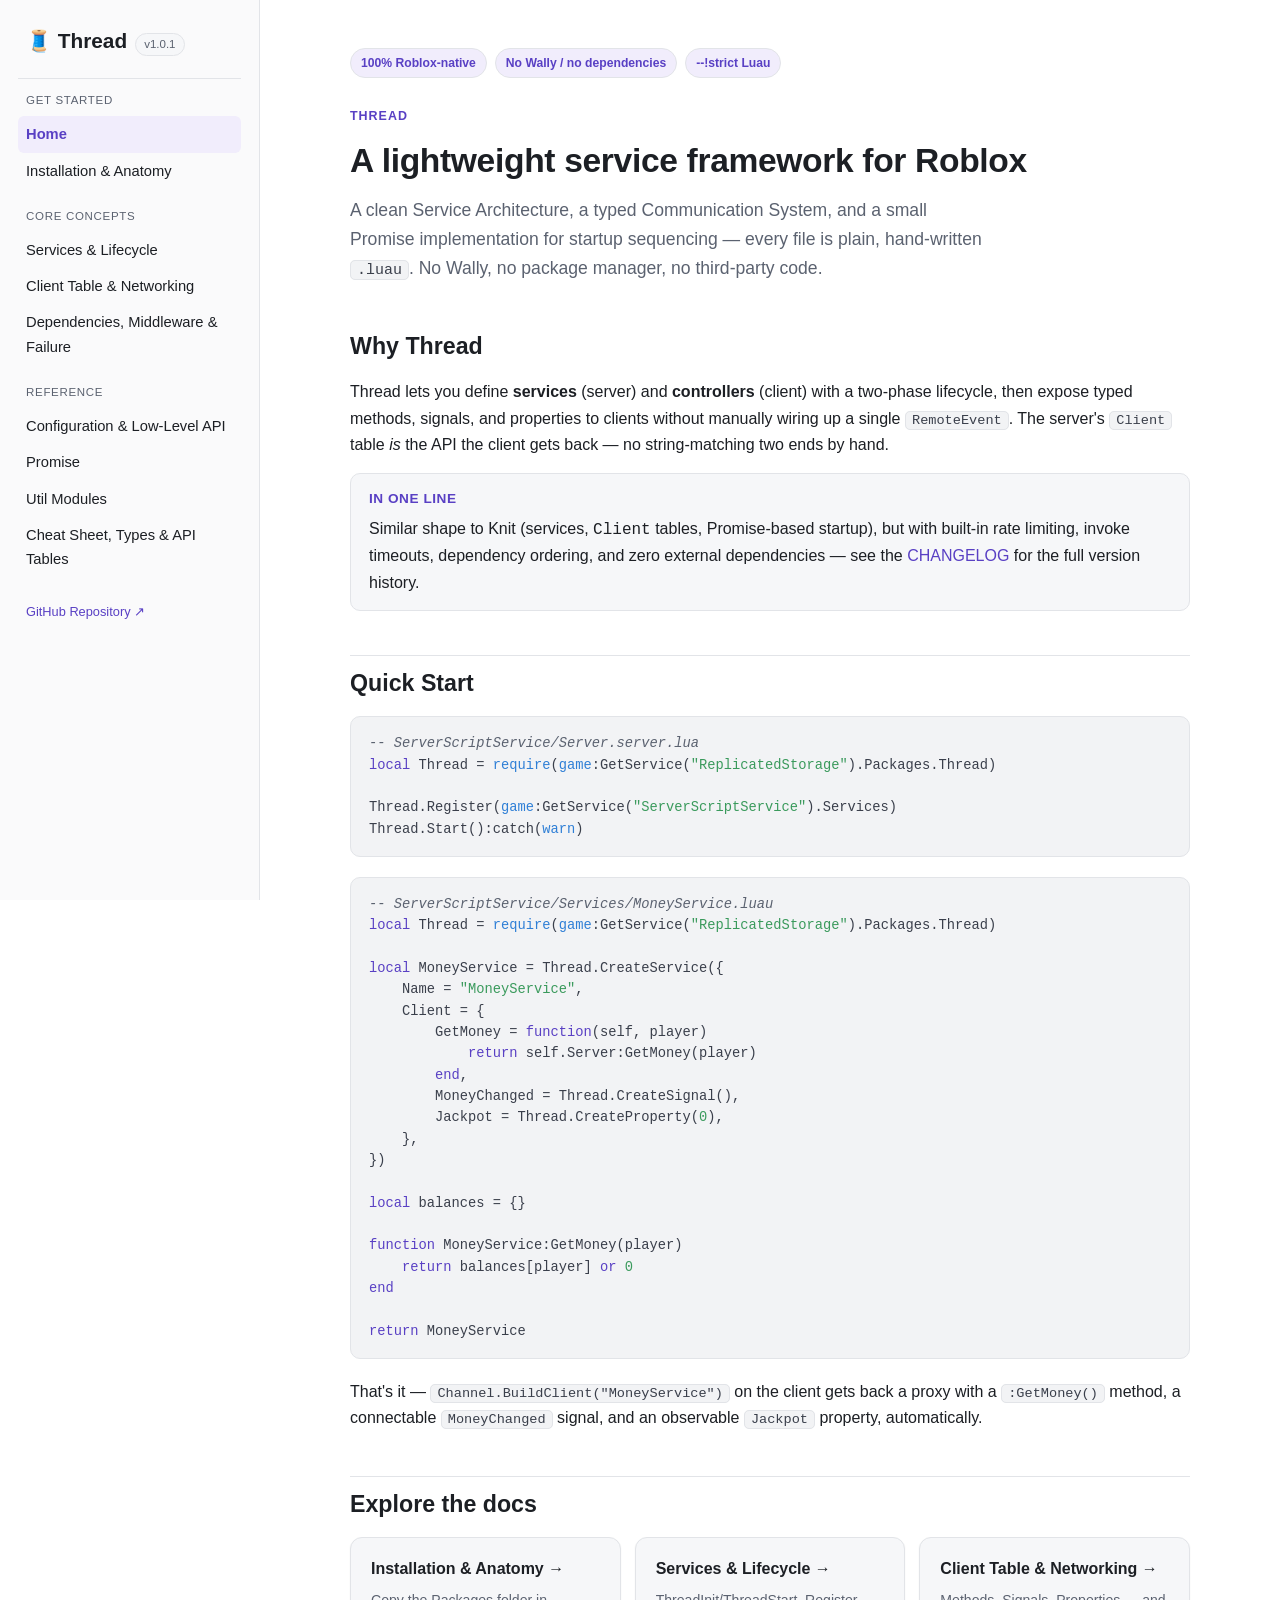
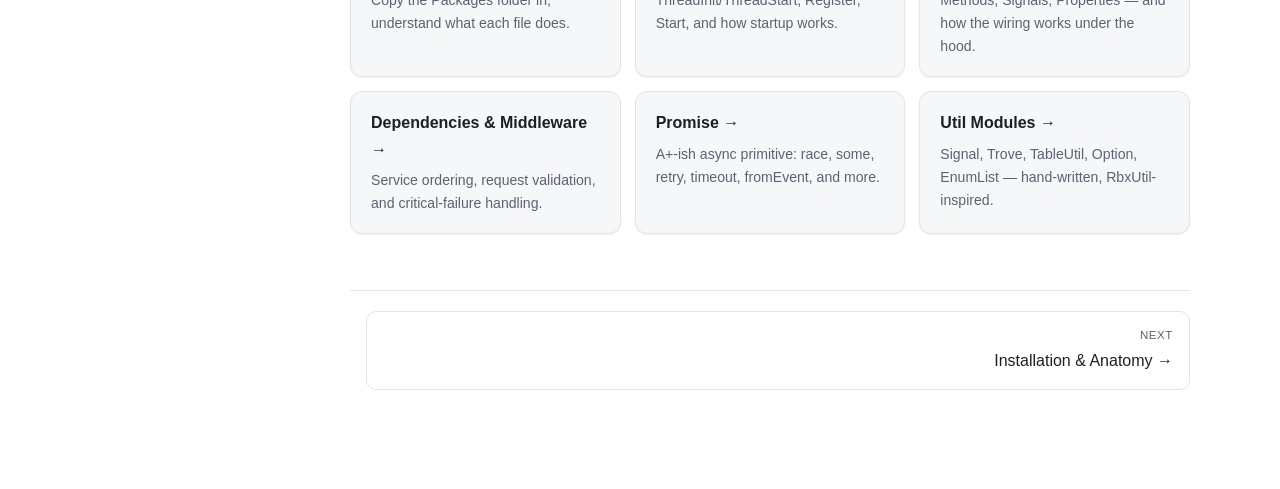
<file: docs/index.html>
<!doctype html>
<html lang="en">
<head>
<meta charset="utf-8">
<meta name="viewport" content="width=device-width, initial-scale=1">
<title>Thread — a lightweight Roblox service framework</title>
<meta name="description" content="Thread is a lightweight, dependency-free Roblox framework for services, typed networking, and Promises.">
<link rel="icon" href="data:image/svg+xml,<svg xmlns=%22http://www.w3.org/2000/svg%22 viewBox=%220 0 100 100%22><text y=%22.9em%22 font-size=%2290%22>🧵</text></svg>">
<link rel="stylesheet" href="assets/style.css">
</head>
<body>
<div class="layout">

<button class="menu-toggle" aria-expanded="false" aria-label="Toggle navigation menu">☰ Menu</button>

<nav class="sidebar">
	<div class="sidebar-brand">
		<span class="logo">🧵 Thread</span>
		<span class="version">v1.0.1</span>
	</div>

	<div class="nav-group">
		<div class="nav-group-title">Get Started</div>
		<a href="index.html" class="active">Home</a>
		<a href="installation.html">Installation &amp; Anatomy</a>
	</div>

	<div class="nav-group">
		<div class="nav-group-title">Core Concepts</div>
		<a href="services.html">Services &amp; Lifecycle</a>
		<a href="client-table.html">Client Table &amp; Networking</a>
		<a href="dependencies-middleware.html">Dependencies, Middleware &amp; Failure</a>
	</div>

	<div class="nav-group">
		<div class="nav-group-title">Reference</div>
		<a href="configuration.html">Configuration &amp; Low-Level API</a>
		<a href="promise.html">Promise</a>
		<a href="utilities.html">Util Modules</a>
		<a href="reference.html">Cheat Sheet, Types &amp; API Tables</a>
	</div>

	<div class="sidebar-footer">
		<a href="https://github.com/realthonik/Thread" target="_blank" rel="noopener">GitHub Repository ↗</a>
	</div>
</nav>

<div class="sidebar-backdrop"></div>

<main>
<div class="content">

	<div class="badges">
		<span class="badge">100% Roblox-native</span>
		<span class="badge">No Wally / no dependencies</span>
		<span class="badge">--!strict Luau</span>
	</div>

	<div class="eyebrow">Thread</div>
	<h1>A lightweight service framework for Roblox</h1>
	<p class="lede">
		A clean Service Architecture, a typed Communication System, and a small Promise
		implementation for startup sequencing — every file is plain, hand-written
		<code>.luau</code>. No Wally, no package manager, no third-party code.
	</p>

	<h2>Why Thread</h2>
	<p>
		Thread lets you define <strong>services</strong> (server) and <strong>controllers</strong>
		(client) with a two-phase lifecycle, then expose typed methods, signals, and
		properties to clients without manually wiring up a single <code>RemoteEvent</code>.
		The server's <code>Client</code> table <em>is</em> the API the client gets back —
		no string-matching two ends by hand.
	</p>

	<div class="callout">
		<div class="callout-title">In one line</div>
		Similar shape to Knit (services, <code>Client</code> tables, Promise-based startup),
		but with built-in rate limiting, invoke timeouts, dependency ordering, and zero
		external dependencies — see the
		<a href="https://github.com/realthonik/Thread/blob/main/CHANGELOG.md" target="_blank" rel="noopener">CHANGELOG</a>
		for the full version history.
	</div>

	<h2>Quick Start</h2>
	<pre><code><span class="tok-comment">-- ServerScriptService/Server.server.lua</span>
<span class="tok-keyword">local</span> Thread = <span class="tok-func">require</span>(<span class="tok-func">game</span>:GetService(<span class="tok-string">"ReplicatedStorage"</span>).Packages.Thread)

Thread.Register(<span class="tok-func">game</span>:GetService(<span class="tok-string">"ServerScriptService"</span>).Services)
Thread.Start():catch(<span class="tok-func">warn</span>)</code></pre>

<pre><code><span class="tok-comment">-- ServerScriptService/Services/MoneyService.luau</span>
<span class="tok-keyword">local</span> Thread = <span class="tok-func">require</span>(<span class="tok-func">game</span>:GetService(<span class="tok-string">"ReplicatedStorage"</span>).Packages.Thread)

<span class="tok-keyword">local</span> MoneyService = Thread.CreateService({
    Name = <span class="tok-string">"MoneyService"</span>,
    Client = {
        GetMoney = <span class="tok-keyword">function</span>(self, player)
            <span class="tok-keyword">return</span> self.Server:GetMoney(player)
        <span class="tok-keyword">end</span>,
        MoneyChanged = Thread.CreateSignal(),
        Jackpot = Thread.CreateProperty(<span class="tok-string">0</span>),
    },
})

<span class="tok-keyword">local</span> balances = {}

<span class="tok-keyword">function</span> MoneyService:GetMoney(player)
    <span class="tok-keyword">return</span> balances[player] <span class="tok-keyword">or</span> <span class="tok-string">0</span>
<span class="tok-keyword">end</span>

<span class="tok-keyword">return</span> MoneyService</code></pre>

	<p>
		That's it — <code>Channel.BuildClient("MoneyService")</code> on the client gets back
		a proxy with a <code>:GetMoney()</code> method, a connectable <code>MoneyChanged</code>
		signal, and an observable <code>Jackpot</code> property, automatically.
	</p>

	<h2>Explore the docs</h2>
	<div class="card-grid">
		<a class="card" href="installation.html">
			<div class="card-title">Installation &amp; Anatomy →</div>
			<p class="card-desc">Copy the Packages folder in, understand what each file does.</p>
		</a>
		<a class="card" href="services.html">
			<div class="card-title">Services &amp; Lifecycle →</div>
			<p class="card-desc">ThreadInit/ThreadStart, Register, Start, and how startup works.</p>
		</a>
		<a class="card" href="client-table.html">
			<div class="card-title">Client Table &amp; Networking →</div>
			<p class="card-desc">Methods, Signals, Properties — and how the wiring works under the hood.</p>
		</a>
		<a class="card" href="dependencies-middleware.html">
			<div class="card-title">Dependencies &amp; Middleware →</div>
			<p class="card-desc">Service ordering, request validation, and critical-failure handling.</p>
		</a>
		<a class="card" href="promise.html">
			<div class="card-title">Promise →</div>
			<p class="card-desc">A+-ish async primitive: race, some, retry, timeout, fromEvent, and more.</p>
		</a>
		<a class="card" href="utilities.html">
			<div class="card-title">Util Modules →</div>
			<p class="card-desc">Signal, Trove, TableUtil, Option, EnumList — hand-written, RbxUtil-inspired.</p>
		</a>
	</div>

	<div class="page-nav">
		<span></span>
		<a class="next" href="installation.html">
			<span class="dir">Next</span>
			Installation &amp; Anatomy →
		</a>
	</div>

</div>
</main>
</div>
<script src="assets/main.js"></script>
</body>
</html>
</file>
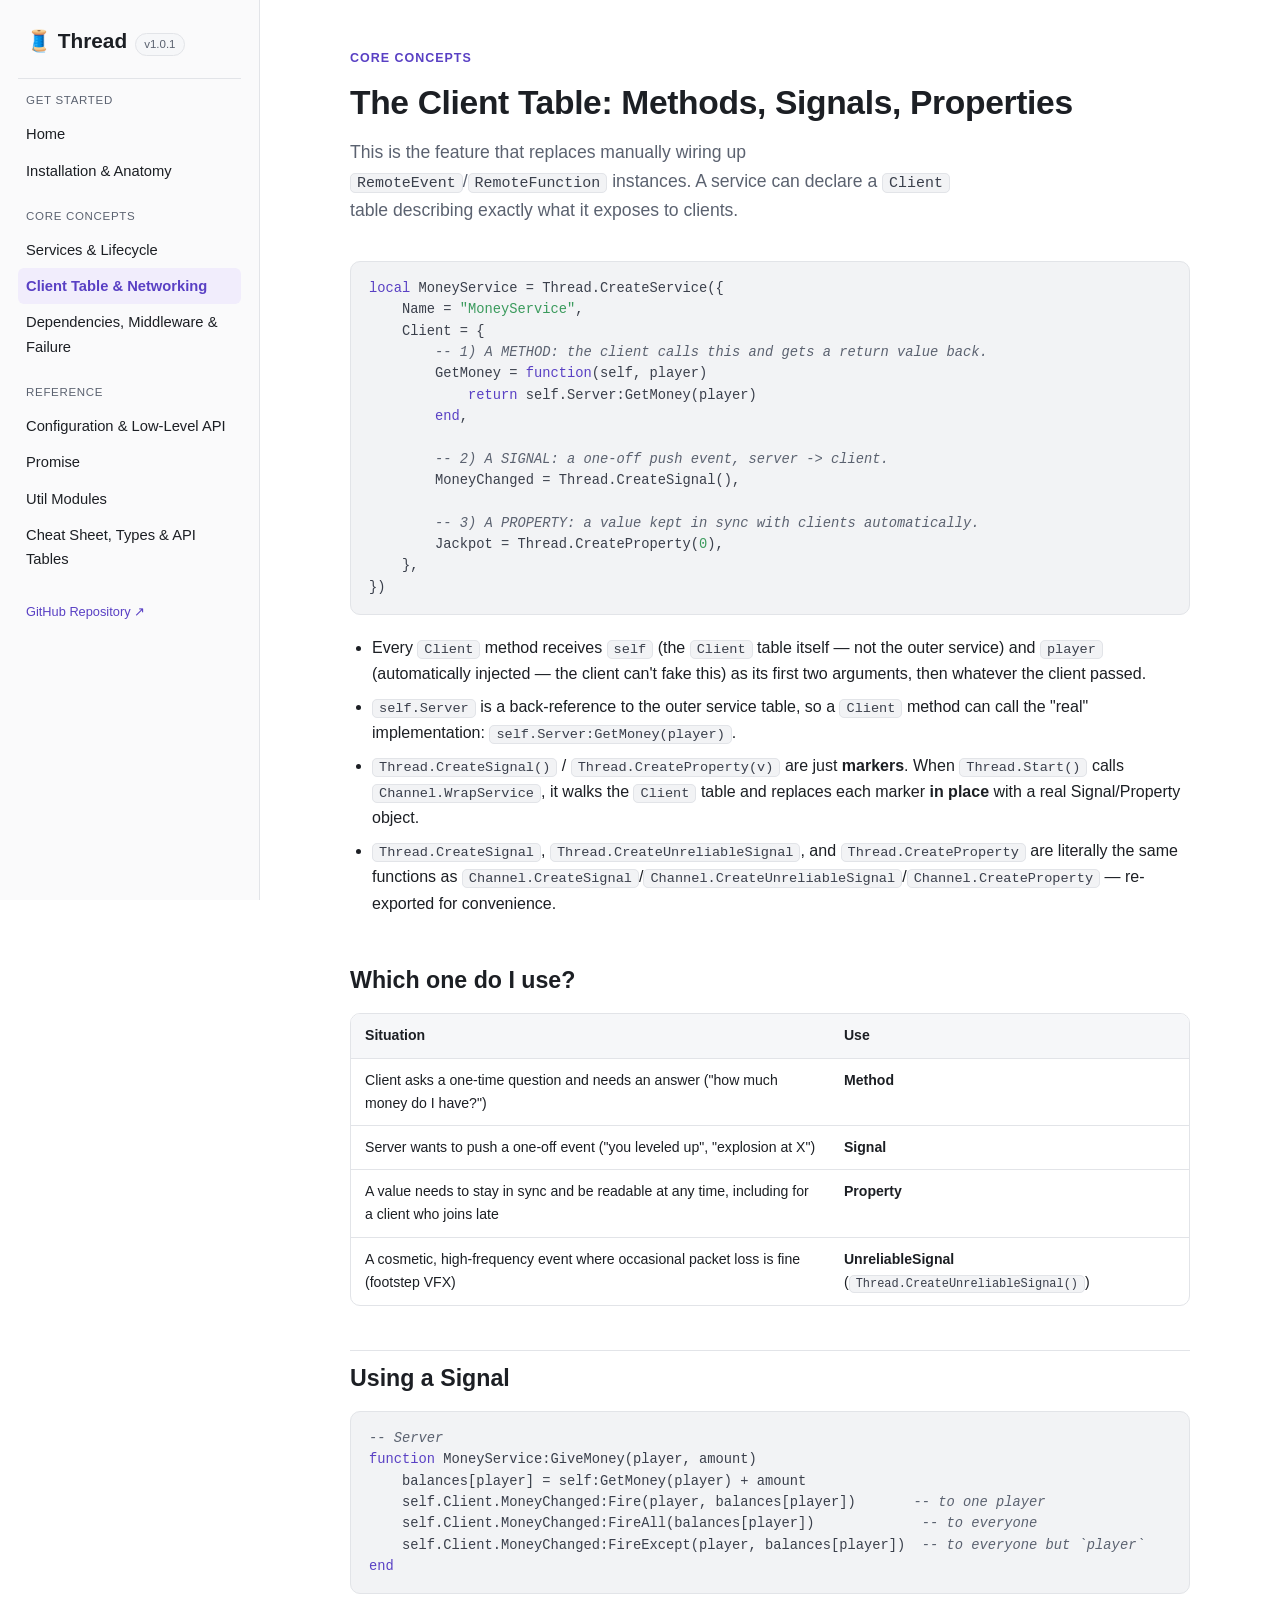
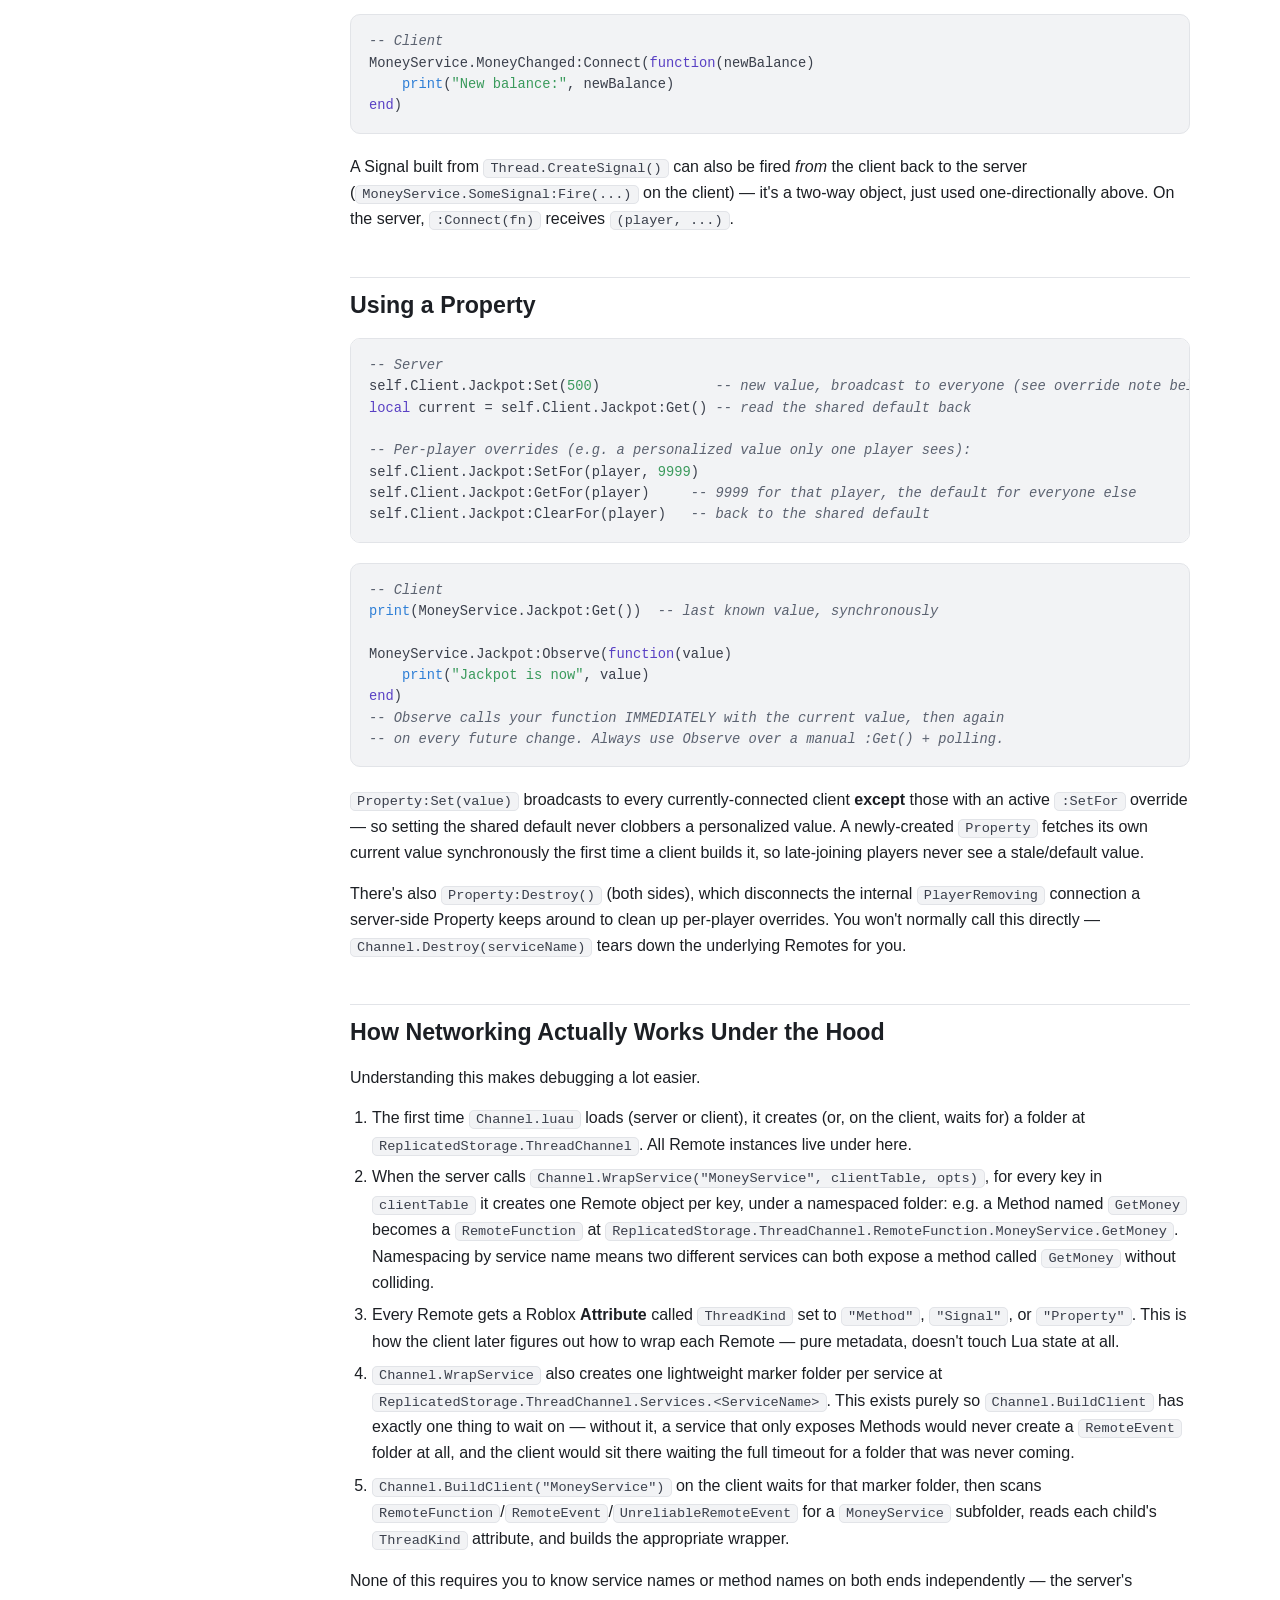
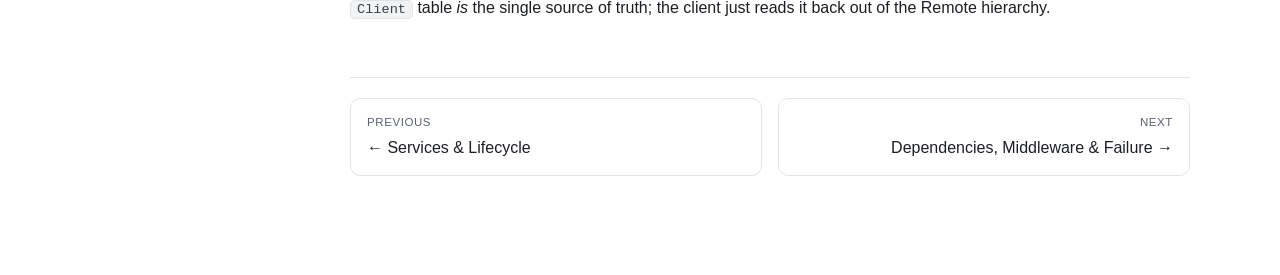
<file: docs/client-table.html>
<!doctype html>
<html lang="en">
<head>
<meta charset="utf-8">
<meta name="viewport" content="width=device-width, initial-scale=1">
<title>Client Table & Networking — Thread</title>
<meta name="description" content="Methods, Signals, and Properties in Thread's Client table, and how the networking works under the hood.">
<link rel="icon" href="data:image/svg+xml,<svg xmlns=%22http://www.w3.org/2000/svg%22 viewBox=%220 0 100 100%22><text y=%22.9em%22 font-size=%2290%22>🧵</text></svg>">
<link rel="stylesheet" href="assets/style.css">
</head>
<body>
<div class="layout">

<button class="menu-toggle" aria-expanded="false" aria-label="Toggle navigation menu">☰ Menu</button>

<nav class="sidebar">
	<div class="sidebar-brand">
		<span class="logo">🧵 Thread</span>
		<span class="version">v1.0.1</span>
	</div>

	<div class="nav-group">
		<div class="nav-group-title">Get Started</div>
		<a href="index.html">Home</a>
		<a href="installation.html">Installation &amp; Anatomy</a>
	</div>

	<div class="nav-group">
		<div class="nav-group-title">Core Concepts</div>
		<a href="services.html">Services &amp; Lifecycle</a>
		<a href="client-table.html" class="active">Client Table &amp; Networking</a>
		<a href="dependencies-middleware.html">Dependencies, Middleware &amp; Failure</a>
	</div>

	<div class="nav-group">
		<div class="nav-group-title">Reference</div>
		<a href="configuration.html">Configuration &amp; Low-Level API</a>
		<a href="promise.html">Promise</a>
		<a href="utilities.html">Util Modules</a>
		<a href="reference.html">Cheat Sheet, Types &amp; API Tables</a>
	</div>

	<div class="sidebar-footer">
		<a href="https://github.com/realthonik/Thread" target="_blank" rel="noopener">GitHub Repository ↗</a>
	</div>
</nav>

<div class="sidebar-backdrop"></div>

<main>
<div class="content">

	<div class="eyebrow">Core Concepts</div>
	<h1>The Client Table: Methods, Signals, Properties</h1>
	<p class="lede">
		This is the feature that replaces manually wiring up <code>RemoteEvent</code>/<code>RemoteFunction</code>
		instances. A service can declare a <code>Client</code> table describing exactly what
		it exposes to clients.
	</p>

	<pre><code><span class="tok-keyword">local</span> MoneyService = Thread.CreateService({
    Name = <span class="tok-string">"MoneyService"</span>,
    Client = {
        <span class="tok-comment">-- 1) A METHOD: the client calls this and gets a return value back.</span>
        GetMoney = <span class="tok-keyword">function</span>(self, player)
            <span class="tok-keyword">return</span> self.Server:GetMoney(player)
        <span class="tok-keyword">end</span>,

        <span class="tok-comment">-- 2) A SIGNAL: a one-off push event, server -> client.</span>
        MoneyChanged = Thread.CreateSignal(),

        <span class="tok-comment">-- 3) A PROPERTY: a value kept in sync with clients automatically.</span>
        Jackpot = Thread.CreateProperty(<span class="tok-string">0</span>),
    },
})</code></pre>

	<ul>
		<li>Every <code>Client</code> method receives <code>self</code> (the <code>Client</code> table itself — not the outer service) and <code>player</code> (automatically injected — the client can't fake this) as its first two arguments, then whatever the client passed.</li>
		<li><code>self.Server</code> is a back-reference to the outer service table, so a <code>Client</code> method can call the "real" implementation: <code>self.Server:GetMoney(player)</code>.</li>
		<li><code>Thread.CreateSignal()</code> / <code>Thread.CreateProperty(v)</code> are just <strong>markers</strong>. When <code>Thread.Start()</code> calls <code>Channel.WrapService</code>, it walks the <code>Client</code> table and replaces each marker <strong>in place</strong> with a real Signal/Property object.</li>
		<li><code>Thread.CreateSignal</code>, <code>Thread.CreateUnreliableSignal</code>, and <code>Thread.CreateProperty</code> are literally the same functions as <code>Channel.CreateSignal</code>/<code>Channel.CreateUnreliableSignal</code>/<code>Channel.CreateProperty</code> — re-exported for convenience.</li>
	</ul>

	<h2>Which one do I use?</h2>
	<div class="table-wrap">
	<table>
		<tr><th>Situation</th><th>Use</th></tr>
		<tr><td>Client asks a one-time question and needs an answer ("how much money do I have?")</td><td><strong>Method</strong></td></tr>
		<tr><td>Server wants to push a one-off event ("you leveled up", "explosion at X")</td><td><strong>Signal</strong></td></tr>
		<tr><td>A value needs to stay in sync and be readable at any time, including for a client who joins late</td><td><strong>Property</strong></td></tr>
		<tr><td>A cosmetic, high-frequency event where occasional packet loss is fine (footstep VFX)</td><td><strong>UnreliableSignal</strong> (<code>Thread.CreateUnreliableSignal()</code>)</td></tr>
	</table>
	</div>

	<h2>Using a Signal</h2>
	<pre><code><span class="tok-comment">-- Server</span>
<span class="tok-keyword">function</span> MoneyService:GiveMoney(player, amount)
    balances[player] = self:GetMoney(player) + amount
    self.Client.MoneyChanged:Fire(player, balances[player])       <span class="tok-comment">-- to one player</span>
    self.Client.MoneyChanged:FireAll(balances[player])             <span class="tok-comment">-- to everyone</span>
    self.Client.MoneyChanged:FireExcept(player, balances[player])  <span class="tok-comment">-- to everyone but `player`</span>
<span class="tok-keyword">end</span></code></pre>

	<pre><code><span class="tok-comment">-- Client</span>
MoneyService.MoneyChanged:Connect(<span class="tok-keyword">function</span>(newBalance)
    <span class="tok-func">print</span>(<span class="tok-string">"New balance:"</span>, newBalance)
<span class="tok-keyword">end</span>)</code></pre>

	<p>
		A Signal built from <code>Thread.CreateSignal()</code> can also be fired <em>from</em>
		the client back to the server (<code>MoneyService.SomeSignal:Fire(...)</code> on the
		client) — it's a two-way object, just used one-directionally above. On the server,
		<code>:Connect(fn)</code> receives <code>(player, ...)</code>.
	</p>

	<h2>Using a Property</h2>
	<pre><code><span class="tok-comment">-- Server</span>
self.Client.Jackpot:Set(<span class="tok-string">500</span>)              <span class="tok-comment">-- new value, broadcast to everyone (see override note below)</span>
<span class="tok-keyword">local</span> current = self.Client.Jackpot:Get() <span class="tok-comment">-- read the shared default back</span>

<span class="tok-comment">-- Per-player overrides (e.g. a personalized value only one player sees):</span>
self.Client.Jackpot:SetFor(player, <span class="tok-string">9999</span>)
self.Client.Jackpot:GetFor(player)     <span class="tok-comment">-- 9999 for that player, the default for everyone else</span>
self.Client.Jackpot:ClearFor(player)   <span class="tok-comment">-- back to the shared default</span></code></pre>

	<pre><code><span class="tok-comment">-- Client</span>
<span class="tok-func">print</span>(MoneyService.Jackpot:Get())  <span class="tok-comment">-- last known value, synchronously</span>

MoneyService.Jackpot:Observe(<span class="tok-keyword">function</span>(value)
    <span class="tok-func">print</span>(<span class="tok-string">"Jackpot is now"</span>, value)
<span class="tok-keyword">end</span>)
<span class="tok-comment">-- Observe calls your function IMMEDIATELY with the current value, then again</span>
<span class="tok-comment">-- on every future change. Always use Observe over a manual :Get() + polling.</span></code></pre>

	<p>
		<code>Property:Set(value)</code> broadcasts to every currently-connected client
		<strong>except</strong> those with an active <code>:SetFor</code> override — so setting
		the shared default never clobbers a personalized value. A newly-created
		<code>Property</code> fetches its own current value synchronously the first time a
		client builds it, so late-joining players never see a stale/default value.
	</p>

	<p>
		There's also <code>Property:Destroy()</code> (both sides), which disconnects the
		internal <code>PlayerRemoving</code> connection a server-side Property keeps around
		to clean up per-player overrides. You won't normally call this directly —
		<code>Channel.Destroy(serviceName)</code> tears down the underlying Remotes for you.
	</p>

	<h2>How Networking Actually Works Under the Hood</h2>
	<p>Understanding this makes debugging a lot easier.</p>
	<ol>
		<li>The first time <code>Channel.luau</code> loads (server or client), it creates (or, on the client, waits for) a folder at <code>ReplicatedStorage.ThreadChannel</code>. All Remote instances live under here.</li>
		<li>When the server calls <code>Channel.WrapService("MoneyService", clientTable, opts)</code>, for every key in <code>clientTable</code> it creates one Remote object per key, under a namespaced folder: e.g. a Method named <code>GetMoney</code> becomes a <code>RemoteFunction</code> at <code>ReplicatedStorage.ThreadChannel.RemoteFunction.MoneyService.GetMoney</code>. Namespacing by service name means two different services can both expose a method called <code>GetMoney</code> without colliding.</li>
		<li>Every Remote gets a Roblox <strong>Attribute</strong> called <code>ThreadKind</code> set to <code>"Method"</code>, <code>"Signal"</code>, or <code>"Property"</code>. This is how the client later figures out how to wrap each Remote — pure metadata, doesn't touch Lua state at all.</li>
		<li><code>Channel.WrapService</code> also creates one lightweight marker folder per service at <code>ReplicatedStorage.ThreadChannel.Services.&lt;ServiceName&gt;</code>. This exists purely so <code>Channel.BuildClient</code> has exactly one thing to wait on — without it, a service that only exposes Methods would never create a <code>RemoteEvent</code> folder at all, and the client would sit there waiting the full timeout for a folder that was never coming.</li>
		<li><code>Channel.BuildClient("MoneyService")</code> on the client waits for that marker folder, then scans <code>RemoteFunction</code>/<code>RemoteEvent</code>/<code>UnreliableRemoteEvent</code> for a <code>MoneyService</code> subfolder, reads each child's <code>ThreadKind</code> attribute, and builds the appropriate wrapper.</li>
	</ol>
	<p>
		None of this requires you to know service names or method names on both ends
		independently — the server's <code>Client</code> table <em>is</em> the single source
		of truth; the client just reads it back out of the Remote hierarchy.
	</p>

	<div class="page-nav">
		<a href="services.html">
			<span class="dir">Previous</span>
			← Services &amp; Lifecycle
		</a>
		<a class="next" href="dependencies-middleware.html">
			<span class="dir">Next</span>
			Dependencies, Middleware &amp; Failure →
		</a>
	</div>

</div>
</main>
</div>
<script src="assets/main.js"></script>
</body>
</html>
</file>
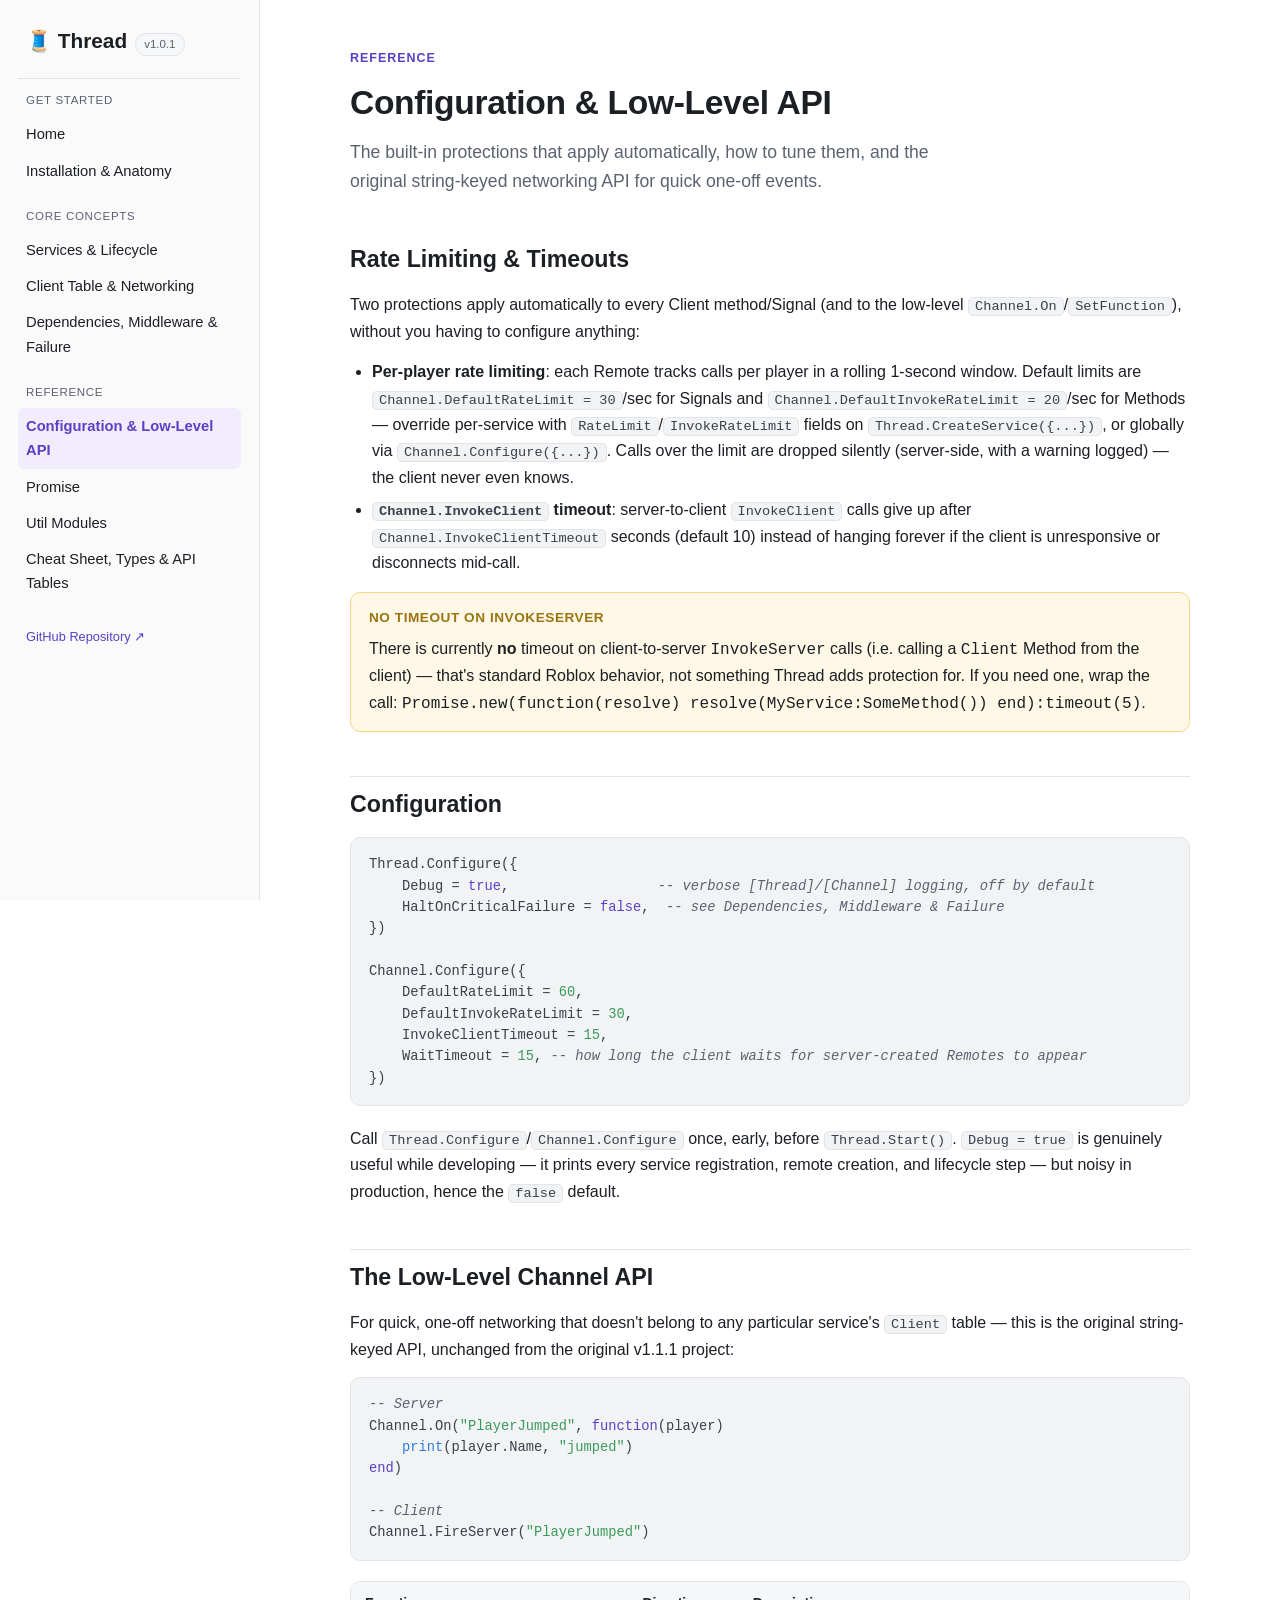
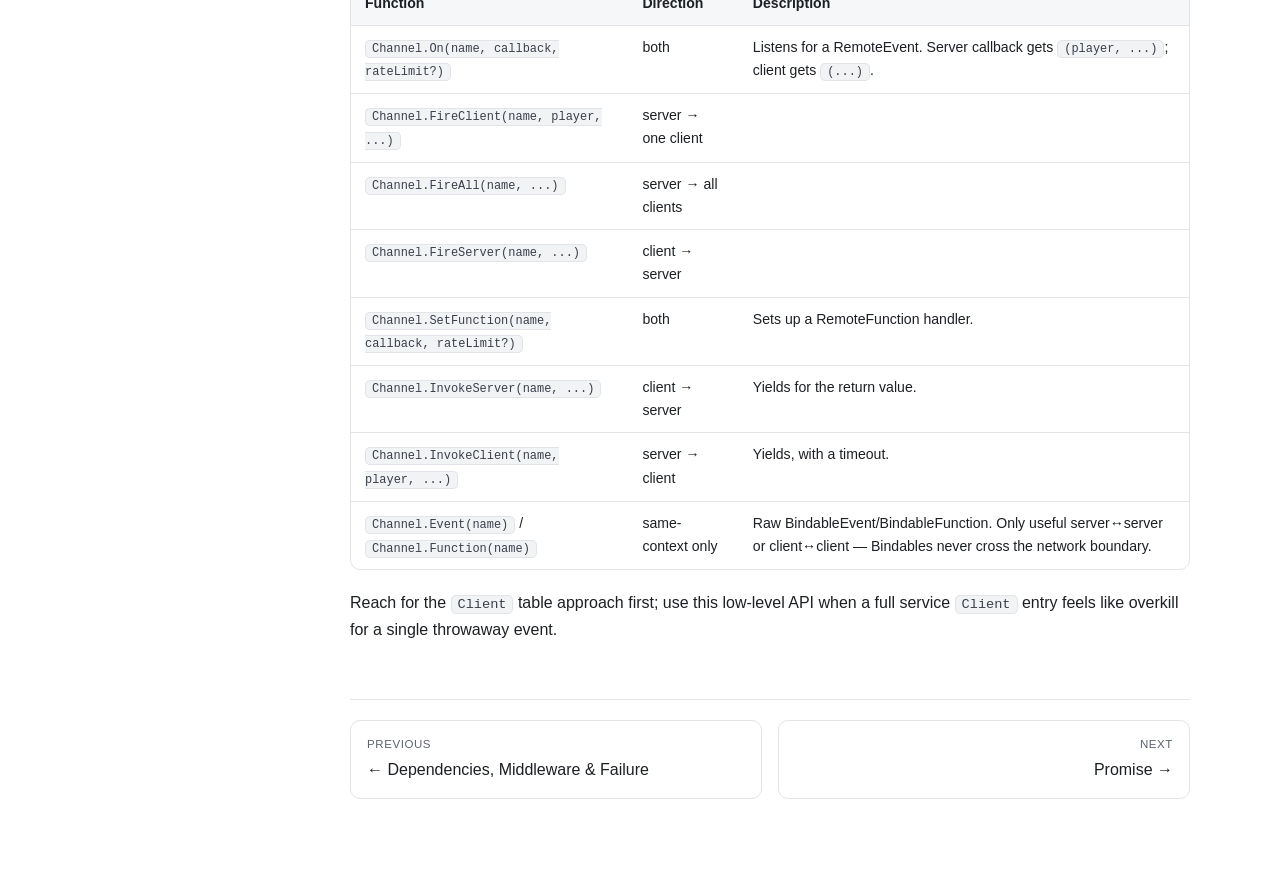
<file: docs/configuration.html>
<!doctype html>
<html lang="en">
<head>
<meta charset="utf-8">
<meta name="viewport" content="width=device-width, initial-scale=1">
<title>Configuration & Low-Level API — Thread</title>
<meta name="description" content="Rate limiting, timeouts, Thread/Channel.Configure, and the low-level string-keyed Channel API.">
<link rel="icon" href="data:image/svg+xml,<svg xmlns=%22http://www.w3.org/2000/svg%22 viewBox=%220 0 100 100%22><text y=%22.9em%22 font-size=%2290%22>🧵</text></svg>">
<link rel="stylesheet" href="assets/style.css">
</head>
<body>
<div class="layout">

<button class="menu-toggle" aria-expanded="false" aria-label="Toggle navigation menu">☰ Menu</button>

<nav class="sidebar">
	<div class="sidebar-brand">
		<span class="logo">🧵 Thread</span>
		<span class="version">v1.0.1</span>
	</div>

	<div class="nav-group">
		<div class="nav-group-title">Get Started</div>
		<a href="index.html">Home</a>
		<a href="installation.html">Installation &amp; Anatomy</a>
	</div>

	<div class="nav-group">
		<div class="nav-group-title">Core Concepts</div>
		<a href="services.html">Services &amp; Lifecycle</a>
		<a href="client-table.html">Client Table &amp; Networking</a>
		<a href="dependencies-middleware.html">Dependencies, Middleware &amp; Failure</a>
	</div>

	<div class="nav-group">
		<div class="nav-group-title">Reference</div>
		<a href="configuration.html" class="active">Configuration &amp; Low-Level API</a>
		<a href="promise.html">Promise</a>
		<a href="utilities.html">Util Modules</a>
		<a href="reference.html">Cheat Sheet, Types &amp; API Tables</a>
	</div>

	<div class="sidebar-footer">
		<a href="https://github.com/realthonik/Thread" target="_blank" rel="noopener">GitHub Repository ↗</a>
	</div>
</nav>

<div class="sidebar-backdrop"></div>

<main>
<div class="content">

	<div class="eyebrow">Reference</div>
	<h1>Configuration &amp; Low-Level API</h1>
	<p class="lede">
		The built-in protections that apply automatically, how to tune them, and the
		original string-keyed networking API for quick one-off events.
	</p>

	<h2>Rate Limiting &amp; Timeouts</h2>
	<p>
		Two protections apply automatically to every Client method/Signal (and to the
		low-level <code>Channel.On</code>/<code>SetFunction</code>), without you having to
		configure anything:
	</p>
	<ul>
		<li>
			<strong>Per-player rate limiting</strong>: each Remote tracks calls per player in a
			rolling 1-second window. Default limits are <code>Channel.DefaultRateLimit = 30</code>/sec
			for Signals and <code>Channel.DefaultInvokeRateLimit = 20</code>/sec for Methods —
			override per-service with <code>RateLimit</code>/<code>InvokeRateLimit</code> fields
			on <code>Thread.CreateService({...})</code>, or globally via
			<code>Channel.Configure({...})</code>. Calls over the limit are dropped silently
			(server-side, with a warning logged) — the client never even knows.
		</li>
		<li>
			<strong><code>Channel.InvokeClient</code> timeout</strong>: server-to-client
			<code>InvokeClient</code> calls give up after <code>Channel.InvokeClientTimeout</code>
			seconds (default 10) instead of hanging forever if the client is unresponsive or
			disconnects mid-call.
		</li>
	</ul>
	<div class="callout warn">
		<div class="callout-title">No timeout on InvokeServer</div>
		There is currently <strong>no</strong> timeout on client-to-server
		<code>InvokeServer</code> calls (i.e. calling a <code>Client</code> Method from the
		client) — that's standard Roblox behavior, not something Thread adds protection for.
		If you need one, wrap the call:
		<code>Promise.new(function(resolve) resolve(MyService:SomeMethod()) end):timeout(5)</code>.
	</div>

	<h2>Configuration</h2>
	<pre><code>Thread.Configure({
    Debug = <span class="tok-keyword">true</span>,                  <span class="tok-comment">-- verbose [Thread]/[Channel] logging, off by default</span>
    HaltOnCriticalFailure = <span class="tok-keyword">false</span>,  <span class="tok-comment">-- see Dependencies, Middleware & Failure</span>
})

Channel.Configure({
    DefaultRateLimit = <span class="tok-string">60</span>,
    DefaultInvokeRateLimit = <span class="tok-string">30</span>,
    InvokeClientTimeout = <span class="tok-string">15</span>,
    WaitTimeout = <span class="tok-string">15</span>, <span class="tok-comment">-- how long the client waits for server-created Remotes to appear</span>
})</code></pre>
	<p>
		Call <code>Thread.Configure</code>/<code>Channel.Configure</code> once, early, before
		<code>Thread.Start()</code>. <code>Debug = true</code> is genuinely useful while
		developing — it prints every service registration, remote creation, and lifecycle
		step — but noisy in production, hence the <code>false</code> default.
	</p>

	<h2>The Low-Level Channel API</h2>
	<p>
		For quick, one-off networking that doesn't belong to any particular service's
		<code>Client</code> table — this is the original string-keyed API, unchanged from the
		original v1.1.1 project:
	</p>
	<pre><code><span class="tok-comment">-- Server</span>
Channel.On(<span class="tok-string">"PlayerJumped"</span>, <span class="tok-keyword">function</span>(player)
    <span class="tok-func">print</span>(player.Name, <span class="tok-string">"jumped"</span>)
<span class="tok-keyword">end</span>)

<span class="tok-comment">-- Client</span>
Channel.FireServer(<span class="tok-string">"PlayerJumped"</span>)</code></pre>

	<div class="table-wrap">
	<table>
		<tr><th>Function</th><th>Direction</th><th>Description</th></tr>
		<tr><td><code>Channel.On(name, callback, rateLimit?)</code></td><td>both</td><td>Listens for a RemoteEvent. Server callback gets <code>(player, ...)</code>; client gets <code>(...)</code>.</td></tr>
		<tr><td><code>Channel.FireClient(name, player, ...)</code></td><td>server → one client</td><td></td></tr>
		<tr><td><code>Channel.FireAll(name, ...)</code></td><td>server → all clients</td><td></td></tr>
		<tr><td><code>Channel.FireServer(name, ...)</code></td><td>client → server</td><td></td></tr>
		<tr><td><code>Channel.SetFunction(name, callback, rateLimit?)</code></td><td>both</td><td>Sets up a RemoteFunction handler.</td></tr>
		<tr><td><code>Channel.InvokeServer(name, ...)</code></td><td>client → server</td><td>Yields for the return value.</td></tr>
		<tr><td><code>Channel.InvokeClient(name, player, ...)</code></td><td>server → client</td><td>Yields, with a timeout.</td></tr>
		<tr><td><code>Channel.Event(name)</code> / <code>Channel.Function(name)</code></td><td>same-context only</td><td>Raw BindableEvent/BindableFunction. Only useful server↔server or client↔client — Bindables never cross the network boundary.</td></tr>
	</table>
	</div>

	<p>
		Reach for the <code>Client</code> table approach first; use this low-level API when a
		full service <code>Client</code> entry feels like overkill for a single throwaway
		event.
	</p>

	<div class="page-nav">
		<a href="dependencies-middleware.html">
			<span class="dir">Previous</span>
			← Dependencies, Middleware &amp; Failure
		</a>
		<a class="next" href="promise.html">
			<span class="dir">Next</span>
			Promise →
		</a>
	</div>

</div>
</main>
</div>
<script src="assets/main.js"></script>
</body>
</html>
</file>
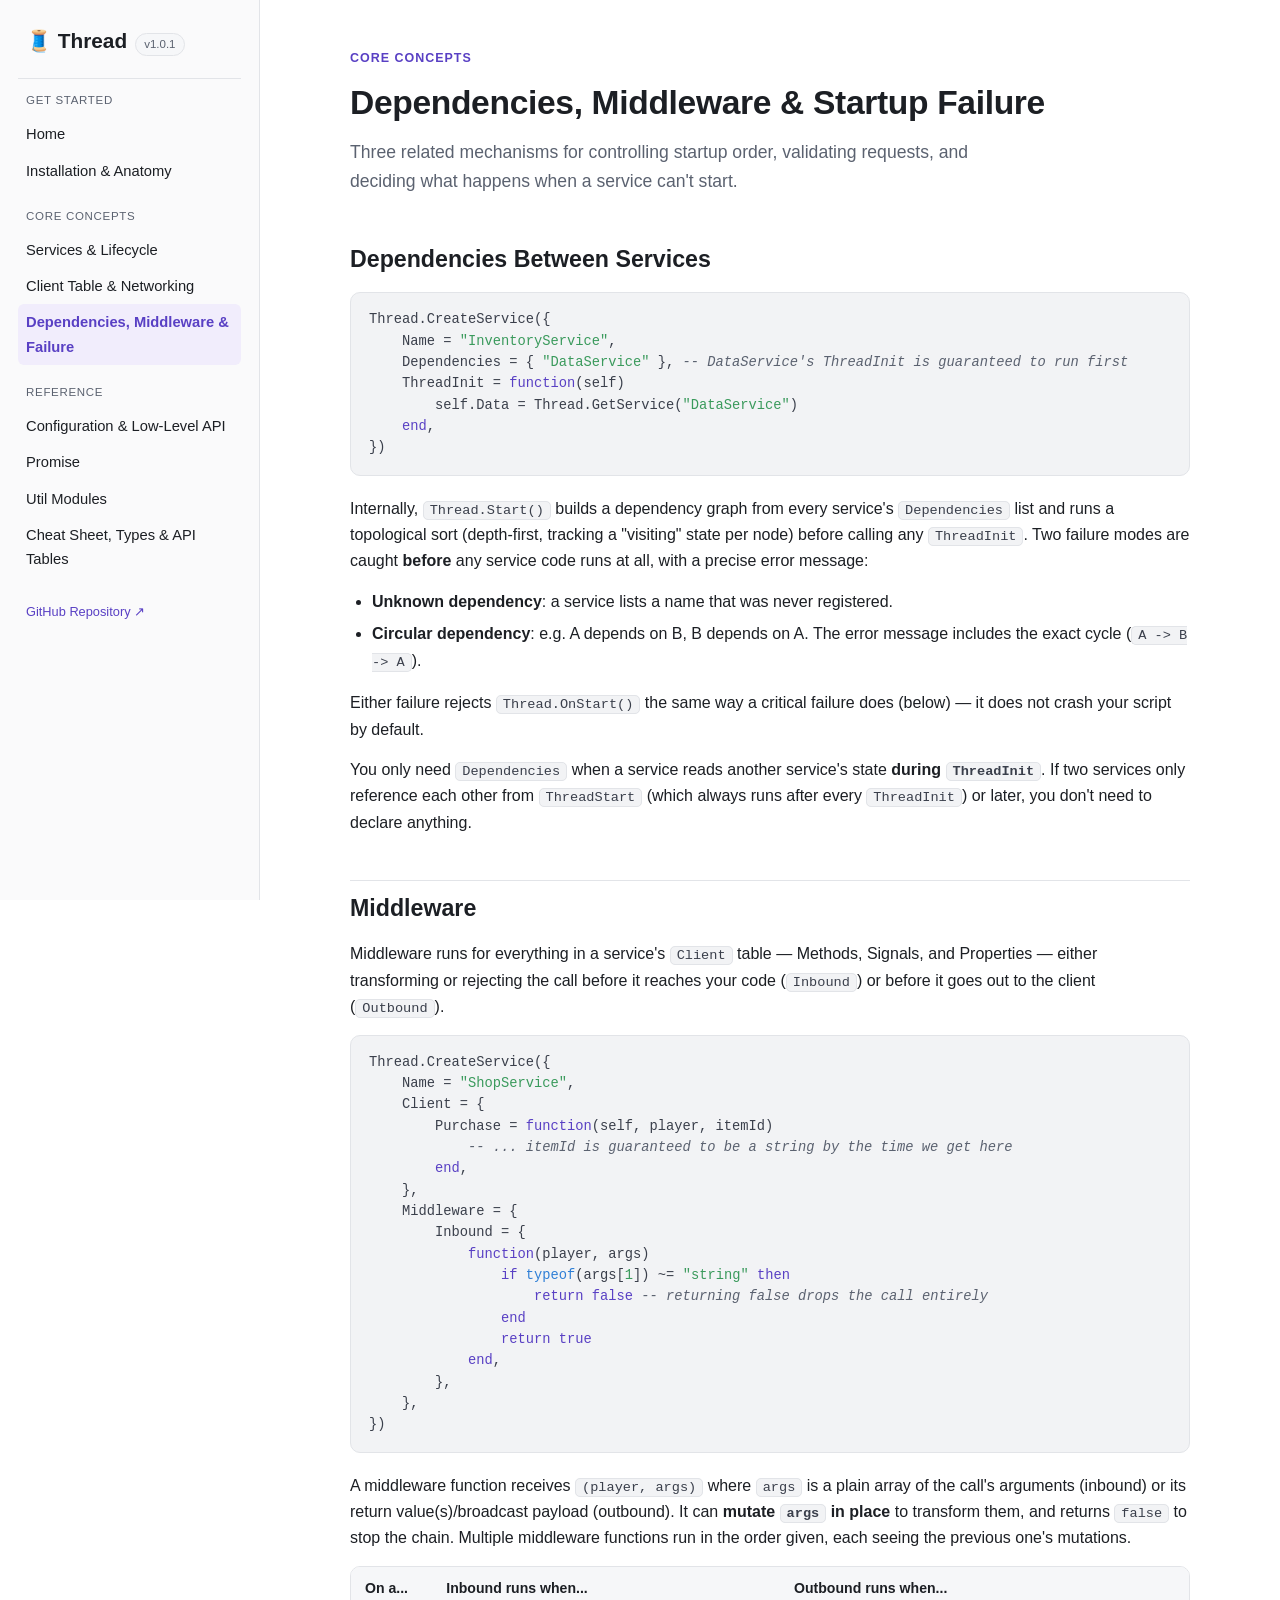
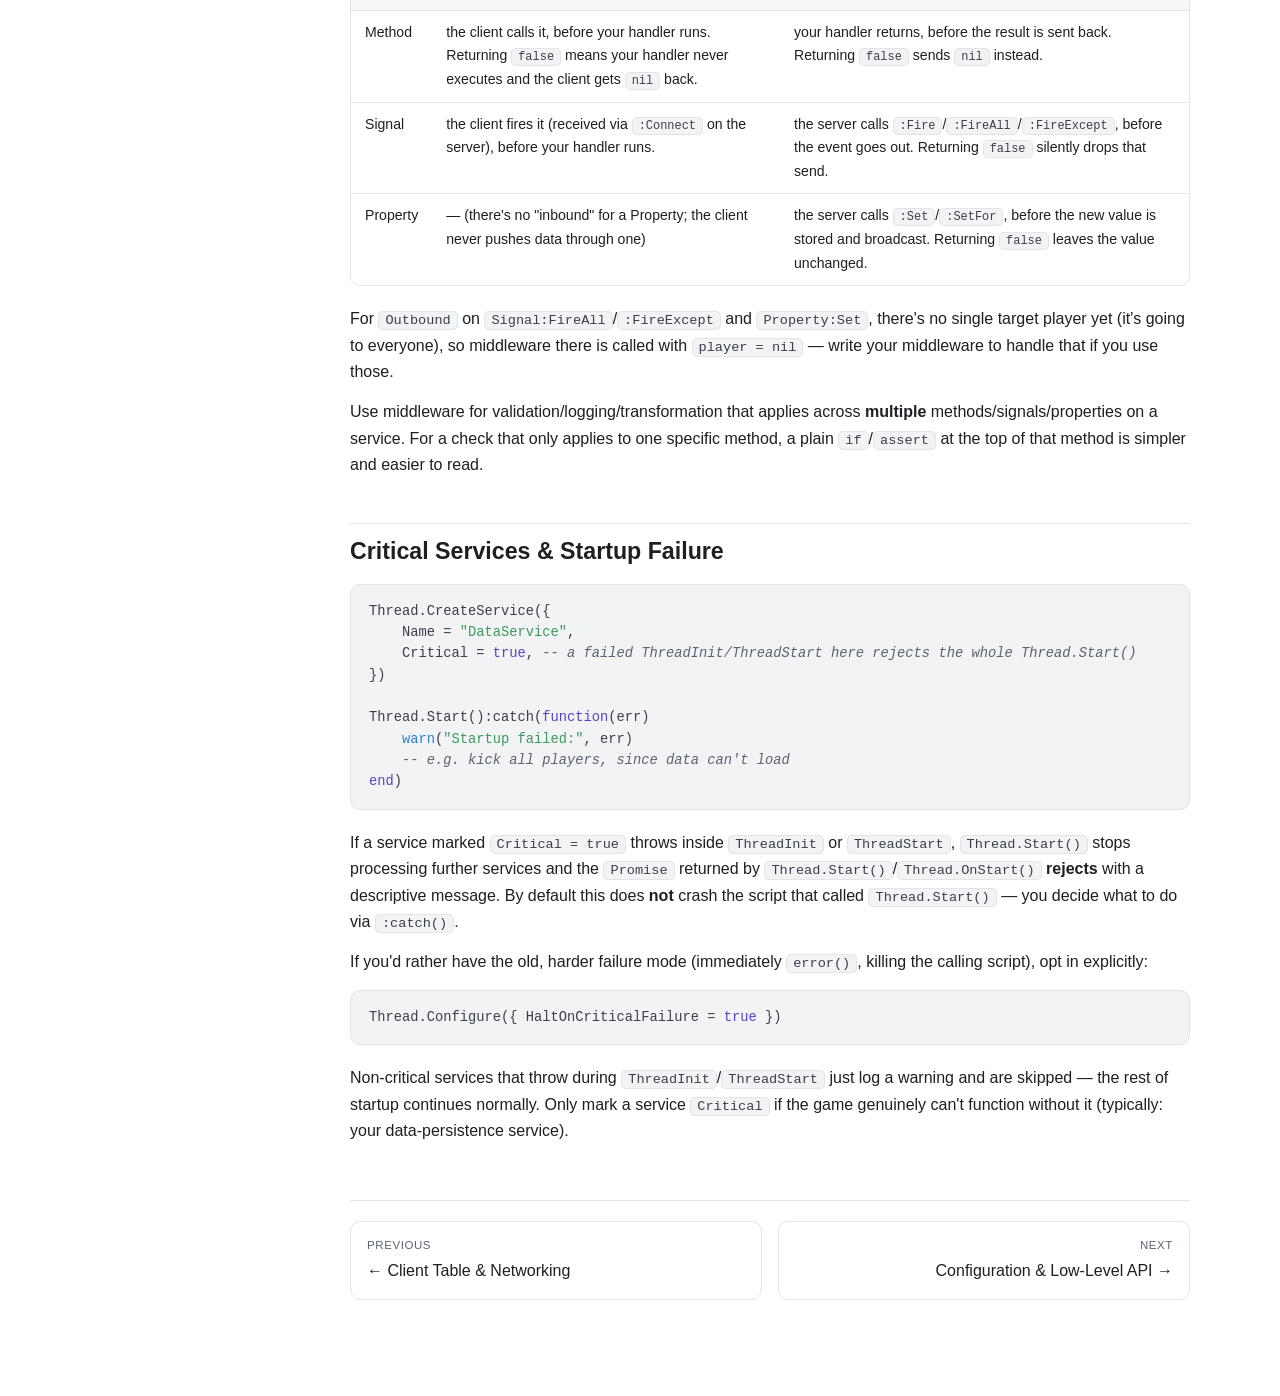
<file: docs/dependencies-middleware.html>
<!doctype html>
<html lang="en">
<head>
<meta charset="utf-8">
<meta name="viewport" content="width=device-width, initial-scale=1">
<title>Dependencies, Middleware & Failure — Thread</title>
<meta name="description" content="Dependency ordering between services, request middleware, and critical-service failure handling.">
<link rel="icon" href="data:image/svg+xml,<svg xmlns=%22http://www.w3.org/2000/svg%22 viewBox=%220 0 100 100%22><text y=%22.9em%22 font-size=%2290%22>🧵</text></svg>">
<link rel="stylesheet" href="assets/style.css">
</head>
<body>
<div class="layout">

<button class="menu-toggle" aria-expanded="false" aria-label="Toggle navigation menu">☰ Menu</button>

<nav class="sidebar">
	<div class="sidebar-brand">
		<span class="logo">🧵 Thread</span>
		<span class="version">v1.0.1</span>
	</div>

	<div class="nav-group">
		<div class="nav-group-title">Get Started</div>
		<a href="index.html">Home</a>
		<a href="installation.html">Installation &amp; Anatomy</a>
	</div>

	<div class="nav-group">
		<div class="nav-group-title">Core Concepts</div>
		<a href="services.html">Services &amp; Lifecycle</a>
		<a href="client-table.html">Client Table &amp; Networking</a>
		<a href="dependencies-middleware.html" class="active">Dependencies, Middleware &amp; Failure</a>
	</div>

	<div class="nav-group">
		<div class="nav-group-title">Reference</div>
		<a href="configuration.html">Configuration &amp; Low-Level API</a>
		<a href="promise.html">Promise</a>
		<a href="utilities.html">Util Modules</a>
		<a href="reference.html">Cheat Sheet, Types &amp; API Tables</a>
	</div>

	<div class="sidebar-footer">
		<a href="https://github.com/realthonik/Thread" target="_blank" rel="noopener">GitHub Repository ↗</a>
	</div>
</nav>

<div class="sidebar-backdrop"></div>

<main>
<div class="content">

	<div class="eyebrow">Core Concepts</div>
	<h1>Dependencies, Middleware &amp; Startup Failure</h1>
	<p class="lede">
		Three related mechanisms for controlling startup order, validating requests, and
		deciding what happens when a service can't start.
	</p>

	<h2>Dependencies Between Services</h2>
	<pre><code>Thread.CreateService({
    Name = <span class="tok-string">"InventoryService"</span>,
    Dependencies = { <span class="tok-string">"DataService"</span> }, <span class="tok-comment">-- DataService's ThreadInit is guaranteed to run first</span>
    ThreadInit = <span class="tok-keyword">function</span>(self)
        self.Data = Thread.GetService(<span class="tok-string">"DataService"</span>)
    <span class="tok-keyword">end</span>,
})</code></pre>

	<p>
		Internally, <code>Thread.Start()</code> builds a dependency graph from every service's
		<code>Dependencies</code> list and runs a topological sort (depth-first, tracking a
		"visiting" state per node) before calling any <code>ThreadInit</code>. Two failure
		modes are caught <strong>before</strong> any service code runs at all, with a precise
		error message:
	</p>
	<ul>
		<li><strong>Unknown dependency</strong>: a service lists a name that was never registered.</li>
		<li><strong>Circular dependency</strong>: e.g. A depends on B, B depends on A. The error message includes the exact cycle (<code>A -&gt; B -&gt; A</code>).</li>
	</ul>
	<p>
		Either failure rejects <code>Thread.OnStart()</code> the same way a critical failure
		does (below) — it does not crash your script by default.
	</p>
	<p>
		You only need <code>Dependencies</code> when a service reads another service's state
		<strong>during <code>ThreadInit</code></strong>. If two services only reference each
		other from <code>ThreadStart</code> (which always runs after every
		<code>ThreadInit</code>) or later, you don't need to declare anything.
	</p>

	<h2>Middleware</h2>
	<p>
		Middleware runs for everything in a service's <code>Client</code> table — Methods,
		Signals, and Properties — either transforming or rejecting the call before it reaches
		your code (<code>Inbound</code>) or before it goes out to the client (<code>Outbound</code>).
	</p>

	<pre><code>Thread.CreateService({
    Name = <span class="tok-string">"ShopService"</span>,
    Client = {
        Purchase = <span class="tok-keyword">function</span>(self, player, itemId)
            <span class="tok-comment">-- ... itemId is guaranteed to be a string by the time we get here</span>
        <span class="tok-keyword">end</span>,
    },
    Middleware = {
        Inbound = {
            <span class="tok-keyword">function</span>(player, args)
                <span class="tok-keyword">if</span> <span class="tok-func">typeof</span>(args[<span class="tok-string">1</span>]) ~= <span class="tok-string">"string"</span> <span class="tok-keyword">then</span>
                    <span class="tok-keyword">return</span> <span class="tok-keyword">false</span> <span class="tok-comment">-- returning false drops the call entirely</span>
                <span class="tok-keyword">end</span>
                <span class="tok-keyword">return</span> <span class="tok-keyword">true</span>
            <span class="tok-keyword">end</span>,
        },
    },
})</code></pre>

	<p>
		A middleware function receives <code>(player, args)</code> where <code>args</code> is
		a plain array of the call's arguments (inbound) or its return value(s)/broadcast
		payload (outbound). It can <strong>mutate <code>args</code> in place</strong> to
		transform them, and returns <code>false</code> to stop the chain. Multiple middleware
		functions run in the order given, each seeing the previous one's mutations.
	</p>

	<div class="table-wrap">
	<table>
		<tr><th>On a...</th><th>Inbound runs when...</th><th>Outbound runs when...</th></tr>
		<tr>
			<td>Method</td>
			<td>the client calls it, before your handler runs. Returning <code>false</code> means your handler never executes and the client gets <code>nil</code> back.</td>
			<td>your handler returns, before the result is sent back. Returning <code>false</code> sends <code>nil</code> instead.</td>
		</tr>
		<tr>
			<td>Signal</td>
			<td>the client fires it (received via <code>:Connect</code> on the server), before your handler runs.</td>
			<td>the server calls <code>:Fire</code>/<code>:FireAll</code>/<code>:FireExcept</code>, before the event goes out. Returning <code>false</code> silently drops that send.</td>
		</tr>
		<tr>
			<td>Property</td>
			<td>— (there's no "inbound" for a Property; the client never pushes data through one)</td>
			<td>the server calls <code>:Set</code>/<code>:SetFor</code>, before the new value is stored and broadcast. Returning <code>false</code> leaves the value unchanged.</td>
		</tr>
	</table>
	</div>

	<p>
		For <code>Outbound</code> on <code>Signal:FireAll</code>/<code>:FireExcept</code> and
		<code>Property:Set</code>, there's no single target player yet (it's going to
		everyone), so middleware there is called with <code>player = nil</code> — write your
		middleware to handle that if you use those.
	</p>

	<p>
		Use middleware for validation/logging/transformation that applies across
		<strong>multiple</strong> methods/signals/properties on a service. For a check that
		only applies to one specific method, a plain <code>if</code>/<code>assert</code> at
		the top of that method is simpler and easier to read.
	</p>

	<h2>Critical Services &amp; Startup Failure</h2>
	<pre><code>Thread.CreateService({
    Name = <span class="tok-string">"DataService"</span>,
    Critical = <span class="tok-keyword">true</span>, <span class="tok-comment">-- a failed ThreadInit/ThreadStart here rejects the whole Thread.Start()</span>
})

Thread.Start():catch(<span class="tok-keyword">function</span>(err)
    <span class="tok-func">warn</span>(<span class="tok-string">"Startup failed:"</span>, err)
    <span class="tok-comment">-- e.g. kick all players, since data can't load</span>
<span class="tok-keyword">end</span>)</code></pre>

	<p>
		If a service marked <code>Critical = true</code> throws inside <code>ThreadInit</code>
		or <code>ThreadStart</code>, <code>Thread.Start()</code> stops processing further
		services and the <code>Promise</code> returned by
		<code>Thread.Start()</code>/<code>Thread.OnStart()</code> <strong>rejects</strong>
		with a descriptive message. By default this does <strong>not</strong> crash the script
		that called <code>Thread.Start()</code> — you decide what to do via <code>:catch()</code>.
	</p>

	<p>If you'd rather have the old, harder failure mode (immediately <code>error()</code>, killing the calling script), opt in explicitly:</p>
	<pre><code>Thread.Configure({ HaltOnCriticalFailure = <span class="tok-keyword">true</span> })</code></pre>

	<p>
		Non-critical services that throw during <code>ThreadInit</code>/<code>ThreadStart</code>
		just log a warning and are skipped — the rest of startup continues normally. Only mark
		a service <code>Critical</code> if the game genuinely can't function without it
		(typically: your data-persistence service).
	</p>

	<div class="page-nav">
		<a href="client-table.html">
			<span class="dir">Previous</span>
			← Client Table &amp; Networking
		</a>
		<a class="next" href="configuration.html">
			<span class="dir">Next</span>
			Configuration &amp; Low-Level API →
		</a>
	</div>

</div>
</main>
</div>
<script src="assets/main.js"></script>
</body>
</html>
</file>
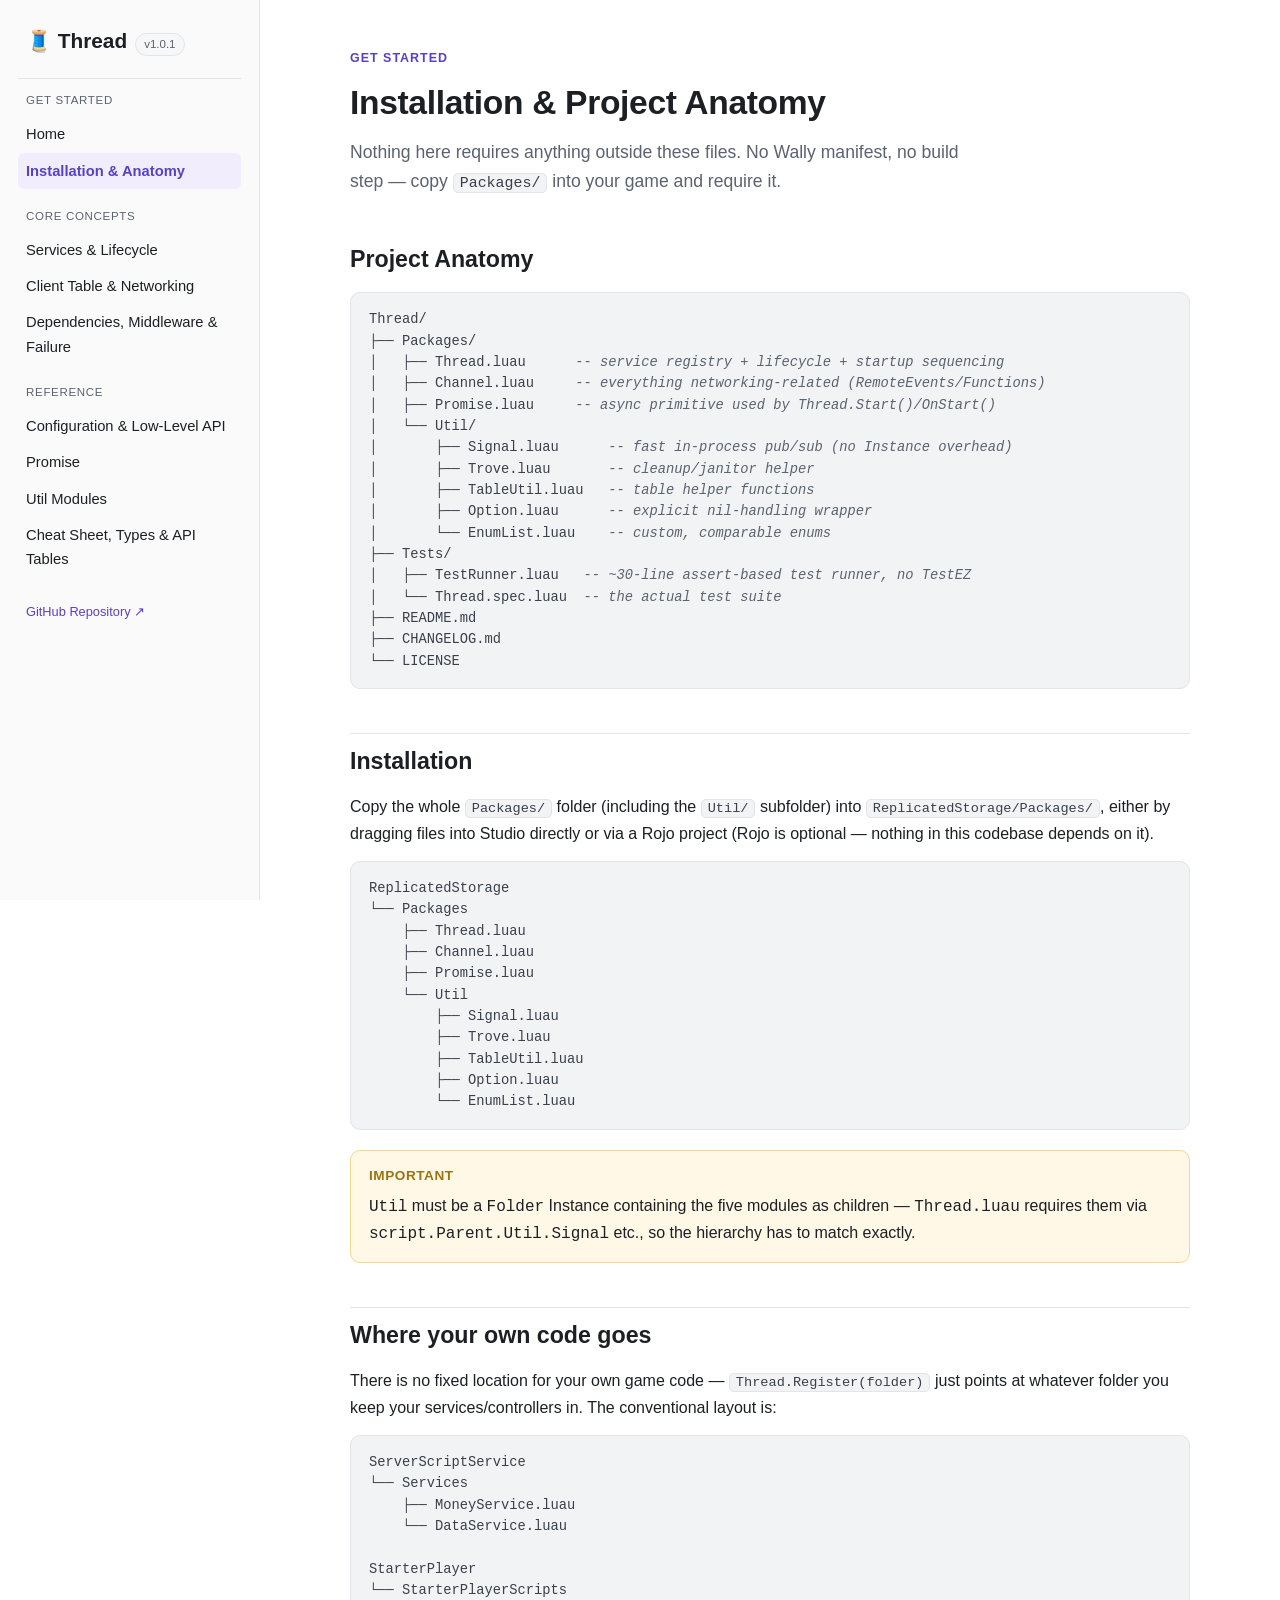
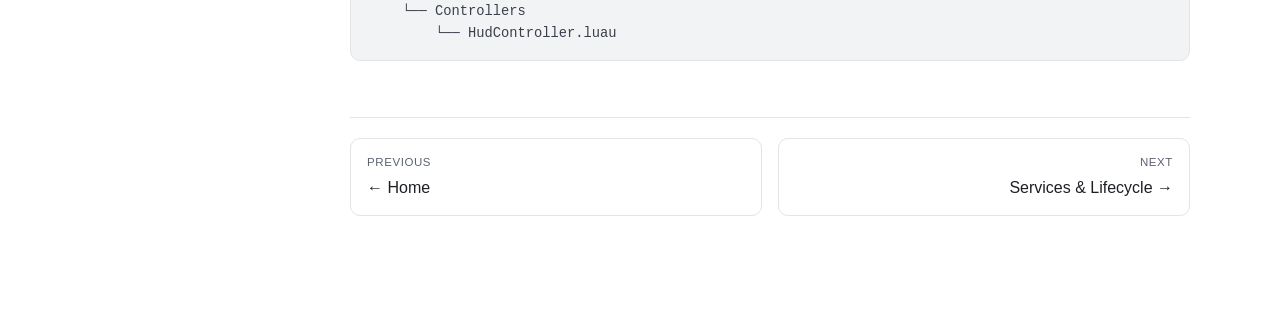
<file: docs/installation.html>
<!doctype html>
<html lang="en">
<head>
<meta charset="utf-8">
<meta name="viewport" content="width=device-width, initial-scale=1">
<title>Installation & Anatomy — Thread</title>
<meta name="description" content="How to install Thread in a Roblox project and what each file does.">
<link rel="icon" href="data:image/svg+xml,<svg xmlns=%22http://www.w3.org/2000/svg%22 viewBox=%220 0 100 100%22><text y=%22.9em%22 font-size=%2290%22>🧵</text></svg>">
<link rel="stylesheet" href="assets/style.css">
</head>
<body>
<div class="layout">

<button class="menu-toggle" aria-expanded="false" aria-label="Toggle navigation menu">☰ Menu</button>

<nav class="sidebar">
	<div class="sidebar-brand">
		<span class="logo">🧵 Thread</span>
		<span class="version">v1.0.1</span>
	</div>

	<div class="nav-group">
		<div class="nav-group-title">Get Started</div>
		<a href="index.html">Home</a>
		<a href="installation.html" class="active">Installation &amp; Anatomy</a>
	</div>

	<div class="nav-group">
		<div class="nav-group-title">Core Concepts</div>
		<a href="services.html">Services &amp; Lifecycle</a>
		<a href="client-table.html">Client Table &amp; Networking</a>
		<a href="dependencies-middleware.html">Dependencies, Middleware &amp; Failure</a>
	</div>

	<div class="nav-group">
		<div class="nav-group-title">Reference</div>
		<a href="configuration.html">Configuration &amp; Low-Level API</a>
		<a href="promise.html">Promise</a>
		<a href="utilities.html">Util Modules</a>
		<a href="reference.html">Cheat Sheet, Types &amp; API Tables</a>
	</div>

	<div class="sidebar-footer">
		<a href="https://github.com/realthonik/Thread" target="_blank" rel="noopener">GitHub Repository ↗</a>
	</div>
</nav>

<div class="sidebar-backdrop"></div>

<main>
<div class="content">

	<div class="eyebrow">Get Started</div>
	<h1>Installation &amp; Project Anatomy</h1>
	<p class="lede">
		Nothing here requires anything outside these files. No Wally manifest, no build
		step — copy <code>Packages/</code> into your game and require it.
	</p>

	<h2>Project Anatomy</h2>
	<pre><code>Thread/
├── Packages/
│   ├── Thread.luau      <span class="tok-comment">-- service registry + lifecycle + startup sequencing</span>
│   ├── Channel.luau     <span class="tok-comment">-- everything networking-related (RemoteEvents/Functions)</span>
│   ├── Promise.luau     <span class="tok-comment">-- async primitive used by Thread.Start()/OnStart()</span>
│   └── Util/
│       ├── Signal.luau      <span class="tok-comment">-- fast in-process pub/sub (no Instance overhead)</span>
│       ├── Trove.luau       <span class="tok-comment">-- cleanup/janitor helper</span>
│       ├── TableUtil.luau   <span class="tok-comment">-- table helper functions</span>
│       ├── Option.luau      <span class="tok-comment">-- explicit nil-handling wrapper</span>
│       └── EnumList.luau    <span class="tok-comment">-- custom, comparable enums</span>
├── Tests/
│   ├── TestRunner.luau   <span class="tok-comment">-- ~30-line assert-based test runner, no TestEZ</span>
│   └── Thread.spec.luau  <span class="tok-comment">-- the actual test suite</span>
├── README.md
├── CHANGELOG.md
└── LICENSE</code></pre>

	<h2>Installation</h2>
	<p>
		Copy the whole <code>Packages/</code> folder (including the <code>Util/</code>
		subfolder) into <code>ReplicatedStorage/Packages/</code>, either by dragging files
		into Studio directly or via a Rojo project (Rojo is optional — nothing in this
		codebase depends on it).
	</p>

	<pre><code>ReplicatedStorage
└── Packages
    ├── Thread.luau
    ├── Channel.luau
    ├── Promise.luau
    └── Util
        ├── Signal.luau
        ├── Trove.luau
        ├── TableUtil.luau
        ├── Option.luau
        └── EnumList.luau</code></pre>

	<div class="callout warn">
		<div class="callout-title">Important</div>
		<code>Util</code> must be a <code>Folder</code> Instance containing the five modules
		as children — <code>Thread.luau</code> requires them via
		<code>script.Parent.Util.Signal</code> etc., so the hierarchy has to match exactly.
	</div>

	<h2>Where your own code goes</h2>
	<p>
		There is no fixed location for your own game code —
		<code>Thread.Register(folder)</code> just points at whatever folder you keep your
		services/controllers in. The conventional layout is:
	</p>

	<pre><code>ServerScriptService
└── Services
    ├── MoneyService.luau
    └── DataService.luau

StarterPlayer
└── StarterPlayerScripts
    └── Controllers
        └── HudController.luau</code></pre>

	<div class="page-nav">
		<a href="index.html">
			<span class="dir">Previous</span>
			← Home
		</a>
		<a class="next" href="services.html">
			<span class="dir">Next</span>
			Services &amp; Lifecycle →
		</a>
	</div>

</div>
</main>
</div>
<script src="assets/main.js"></script>
</body>
</html>
</file>
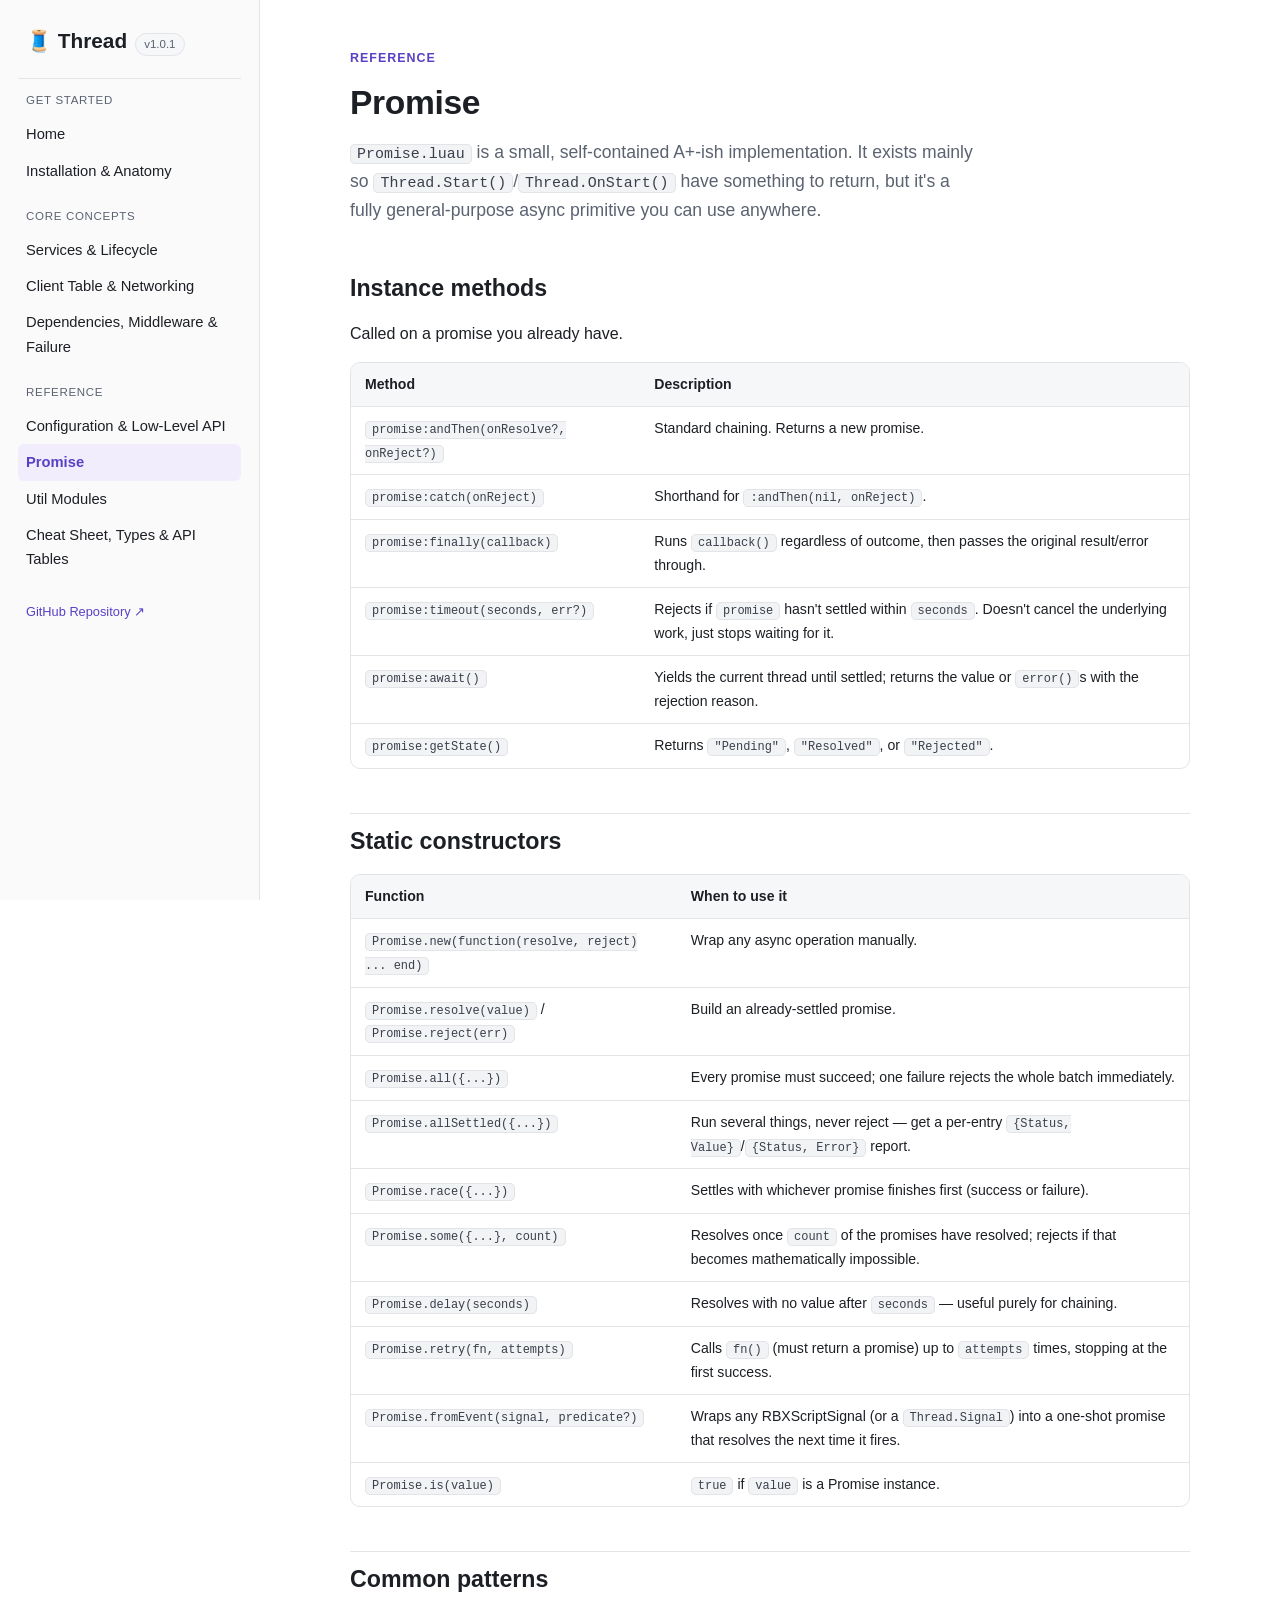
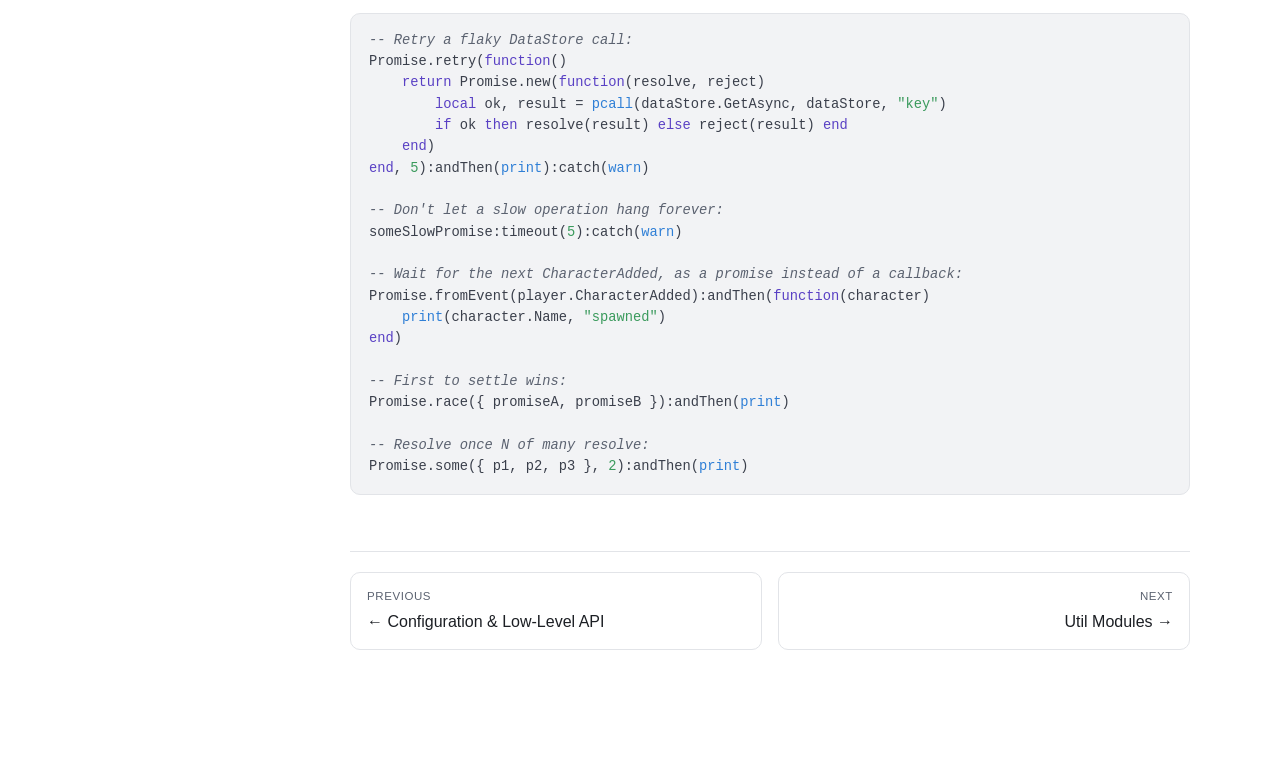
<file: docs/promise.html>
<!doctype html>
<html lang="en">
<head>
<meta charset="utf-8">
<meta name="viewport" content="width=device-width, initial-scale=1">
<title>Promise — Thread</title>
<meta name="description" content="Complete reference for Thread's self-contained Promise implementation.">
<link rel="icon" href="data:image/svg+xml,<svg xmlns=%22http://www.w3.org/2000/svg%22 viewBox=%220 0 100 100%22><text y=%22.9em%22 font-size=%2290%22>🧵</text></svg>">
<link rel="stylesheet" href="assets/style.css">
</head>
<body>
<div class="layout">

<button class="menu-toggle" aria-expanded="false" aria-label="Toggle navigation menu">☰ Menu</button>

<nav class="sidebar">
	<div class="sidebar-brand">
		<span class="logo">🧵 Thread</span>
		<span class="version">v1.0.1</span>
	</div>

	<div class="nav-group">
		<div class="nav-group-title">Get Started</div>
		<a href="index.html">Home</a>
		<a href="installation.html">Installation &amp; Anatomy</a>
	</div>

	<div class="nav-group">
		<div class="nav-group-title">Core Concepts</div>
		<a href="services.html">Services &amp; Lifecycle</a>
		<a href="client-table.html">Client Table &amp; Networking</a>
		<a href="dependencies-middleware.html">Dependencies, Middleware &amp; Failure</a>
	</div>

	<div class="nav-group">
		<div class="nav-group-title">Reference</div>
		<a href="configuration.html">Configuration &amp; Low-Level API</a>
		<a href="promise.html" class="active">Promise</a>
		<a href="utilities.html">Util Modules</a>
		<a href="reference.html">Cheat Sheet, Types &amp; API Tables</a>
	</div>

	<div class="sidebar-footer">
		<a href="https://github.com/realthonik/Thread" target="_blank" rel="noopener">GitHub Repository ↗</a>
	</div>
</nav>

<div class="sidebar-backdrop"></div>

<main>
<div class="content">

	<div class="eyebrow">Reference</div>
	<h1>Promise</h1>
	<p class="lede">
		<code>Promise.luau</code> is a small, self-contained A+-ish implementation. It exists
		mainly so <code>Thread.Start()</code>/<code>Thread.OnStart()</code> have something to
		return, but it's a fully general-purpose async primitive you can use anywhere.
	</p>

	<h2>Instance methods</h2>
	<p>Called on a promise you already have.</p>
	<div class="table-wrap">
	<table>
		<tr><th>Method</th><th>Description</th></tr>
		<tr><td><code>promise:andThen(onResolve?, onReject?)</code></td><td>Standard chaining. Returns a new promise.</td></tr>
		<tr><td><code>promise:catch(onReject)</code></td><td>Shorthand for <code>:andThen(nil, onReject)</code>.</td></tr>
		<tr><td><code>promise:finally(callback)</code></td><td>Runs <code>callback()</code> regardless of outcome, then passes the original result/error through.</td></tr>
		<tr><td><code>promise:timeout(seconds, err?)</code></td><td>Rejects if <code>promise</code> hasn't settled within <code>seconds</code>. Doesn't cancel the underlying work, just stops waiting for it.</td></tr>
		<tr><td><code>promise:await()</code></td><td>Yields the current thread until settled; returns the value or <code>error()</code>s with the rejection reason.</td></tr>
		<tr><td><code>promise:getState()</code></td><td>Returns <code>"Pending"</code>, <code>"Resolved"</code>, or <code>"Rejected"</code>.</td></tr>
	</table>
	</div>

	<h2>Static constructors</h2>
	<div class="table-wrap">
	<table>
		<tr><th>Function</th><th>When to use it</th></tr>
		<tr><td><code>Promise.new(function(resolve, reject) ... end)</code></td><td>Wrap any async operation manually.</td></tr>
		<tr><td><code>Promise.resolve(value)</code> / <code>Promise.reject(err)</code></td><td>Build an already-settled promise.</td></tr>
		<tr><td><code>Promise.all({...})</code></td><td>Every promise must succeed; one failure rejects the whole batch immediately.</td></tr>
		<tr><td><code>Promise.allSettled({...})</code></td><td>Run several things, never reject — get a per-entry <code>{Status, Value}</code>/<code>{Status, Error}</code> report.</td></tr>
		<tr><td><code>Promise.race({...})</code></td><td>Settles with whichever promise finishes first (success or failure).</td></tr>
		<tr><td><code>Promise.some({...}, count)</code></td><td>Resolves once <code>count</code> of the promises have resolved; rejects if that becomes mathematically impossible.</td></tr>
		<tr><td><code>Promise.delay(seconds)</code></td><td>Resolves with no value after <code>seconds</code> — useful purely for chaining.</td></tr>
		<tr><td><code>Promise.retry(fn, attempts)</code></td><td>Calls <code>fn()</code> (must return a promise) up to <code>attempts</code> times, stopping at the first success.</td></tr>
		<tr><td><code>Promise.fromEvent(signal, predicate?)</code></td><td>Wraps any RBXScriptSignal (or a <code>Thread.Signal</code>) into a one-shot promise that resolves the next time it fires.</td></tr>
		<tr><td><code>Promise.is(value)</code></td><td><code>true</code> if <code>value</code> is a Promise instance.</td></tr>
	</table>
	</div>

	<h2>Common patterns</h2>
	<pre><code><span class="tok-comment">-- Retry a flaky DataStore call:</span>
Promise.retry(<span class="tok-keyword">function</span>()
    <span class="tok-keyword">return</span> Promise.new(<span class="tok-keyword">function</span>(resolve, reject)
        <span class="tok-keyword">local</span> ok, result = <span class="tok-func">pcall</span>(dataStore.GetAsync, dataStore, <span class="tok-string">"key"</span>)
        <span class="tok-keyword">if</span> ok <span class="tok-keyword">then</span> resolve(result) <span class="tok-keyword">else</span> reject(result) <span class="tok-keyword">end</span>
    <span class="tok-keyword">end</span>)
<span class="tok-keyword">end</span>, <span class="tok-string">5</span>):andThen(<span class="tok-func">print</span>):catch(<span class="tok-func">warn</span>)

<span class="tok-comment">-- Don't let a slow operation hang forever:</span>
someSlowPromise:timeout(<span class="tok-string">5</span>):catch(<span class="tok-func">warn</span>)

<span class="tok-comment">-- Wait for the next CharacterAdded, as a promise instead of a callback:</span>
Promise.fromEvent(player.CharacterAdded):andThen(<span class="tok-keyword">function</span>(character)
    <span class="tok-func">print</span>(character.Name, <span class="tok-string">"spawned"</span>)
<span class="tok-keyword">end</span>)

<span class="tok-comment">-- First to settle wins:</span>
Promise.race({ promiseA, promiseB }):andThen(<span class="tok-func">print</span>)

<span class="tok-comment">-- Resolve once N of many resolve:</span>
Promise.some({ p1, p2, p3 }, <span class="tok-string">2</span>):andThen(<span class="tok-func">print</span>)</code></pre>

	<div class="page-nav">
		<a href="configuration.html">
			<span class="dir">Previous</span>
			← Configuration &amp; Low-Level API
		</a>
		<a class="next" href="utilities.html">
			<span class="dir">Next</span>
			Util Modules →
		</a>
	</div>

</div>
</main>
</div>
<script src="assets/main.js"></script>
</body>
</html>
</file>
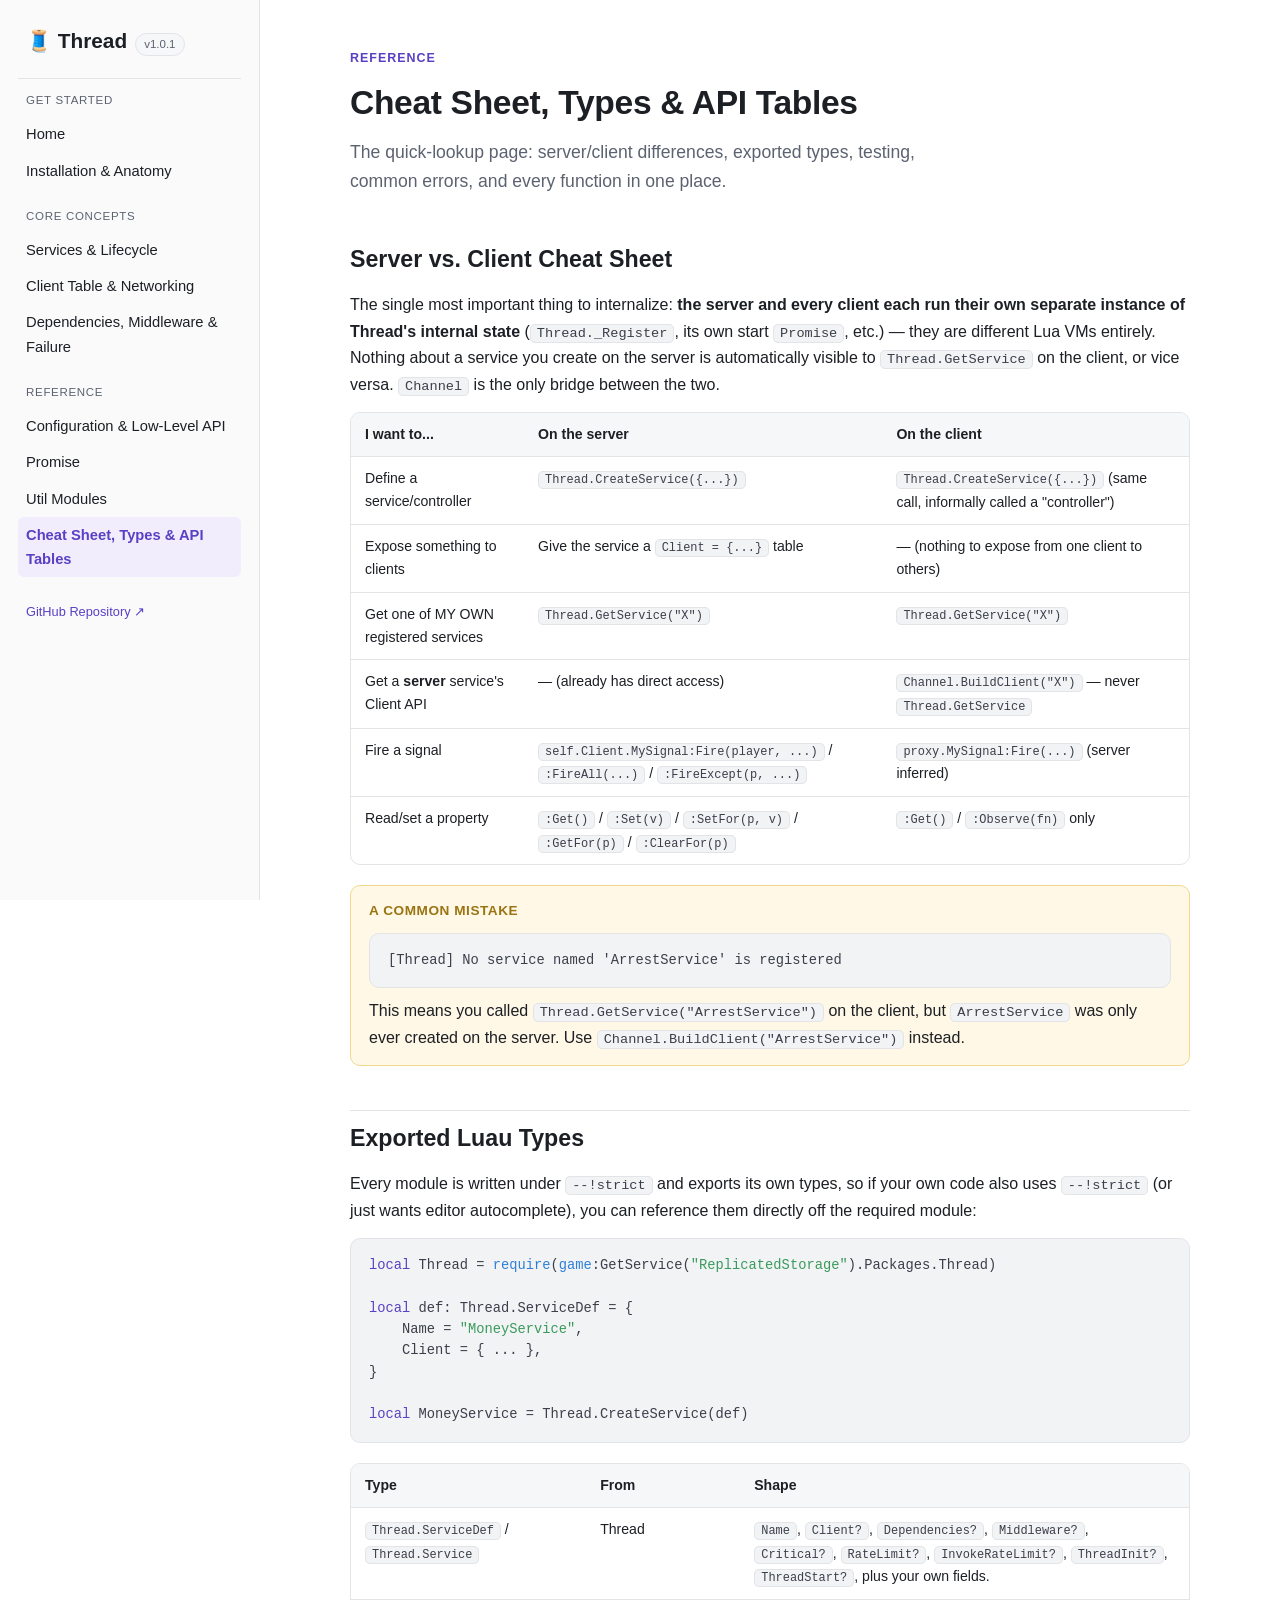
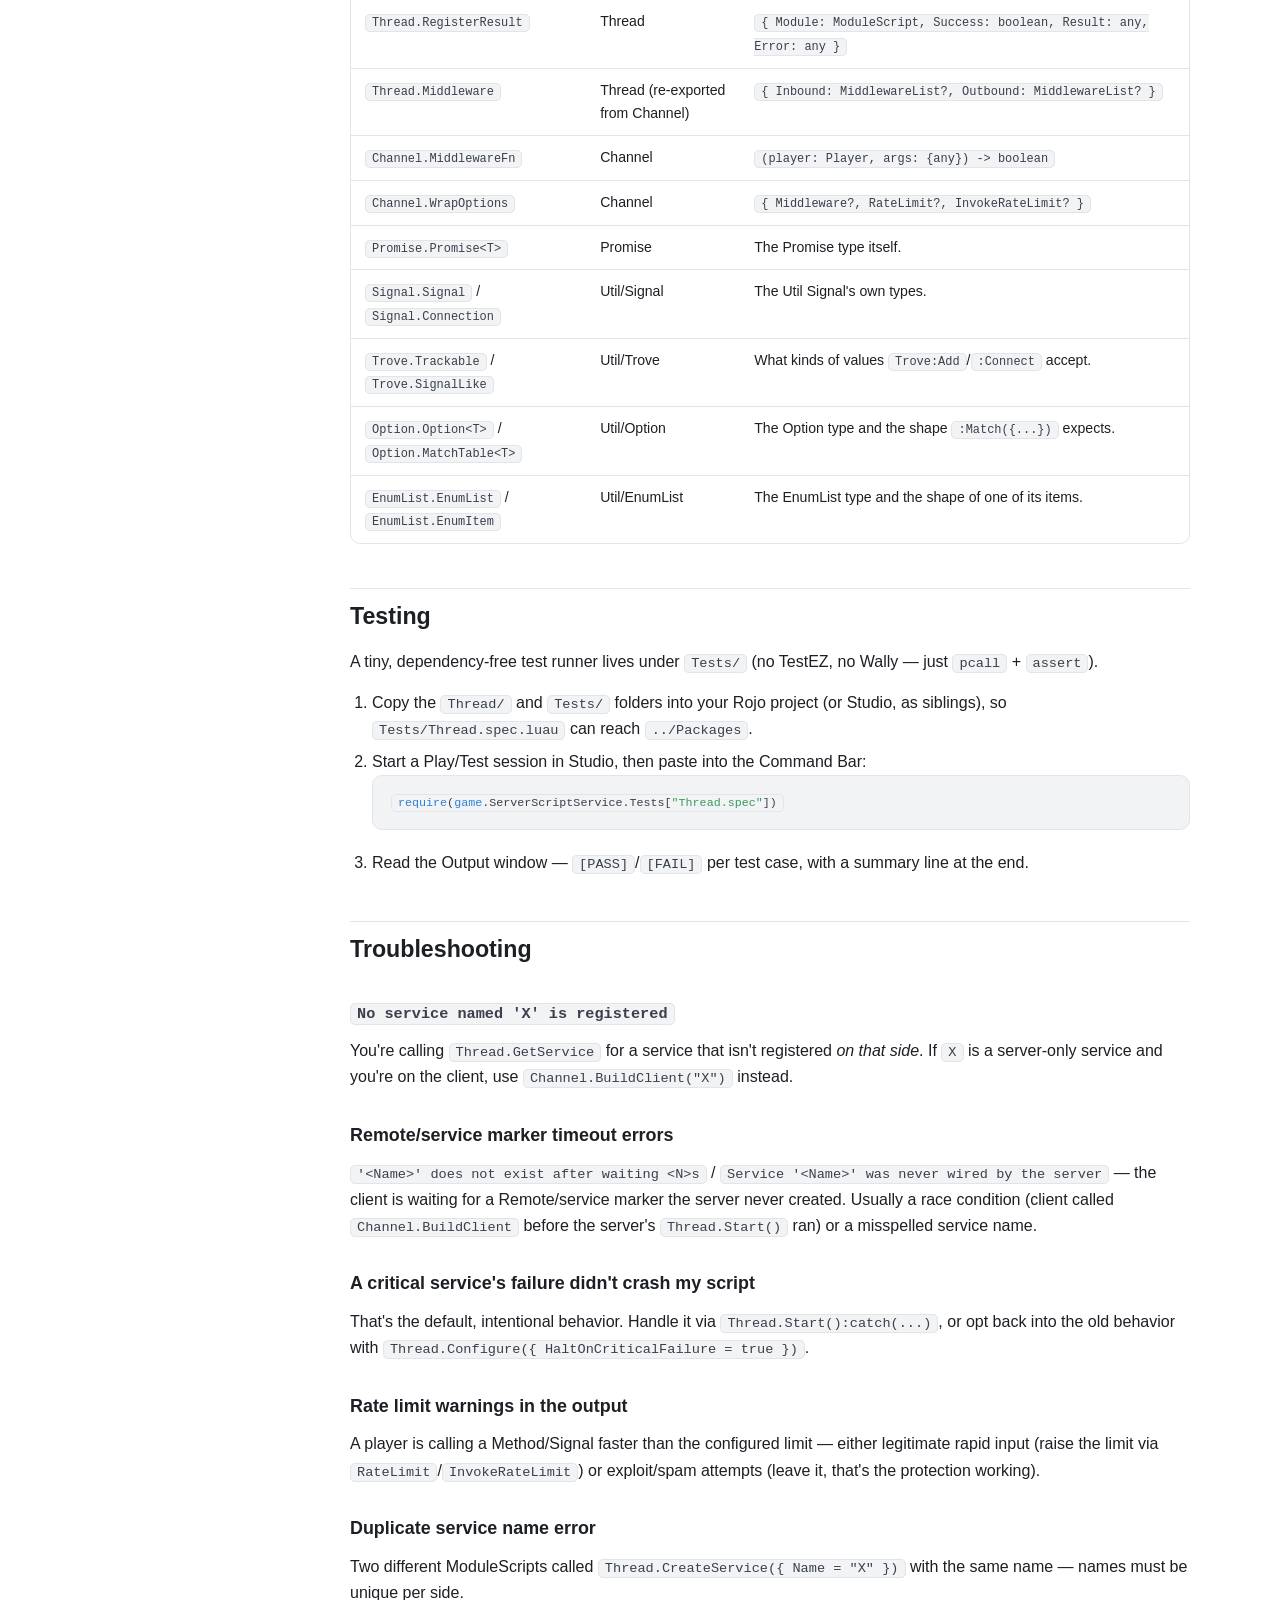
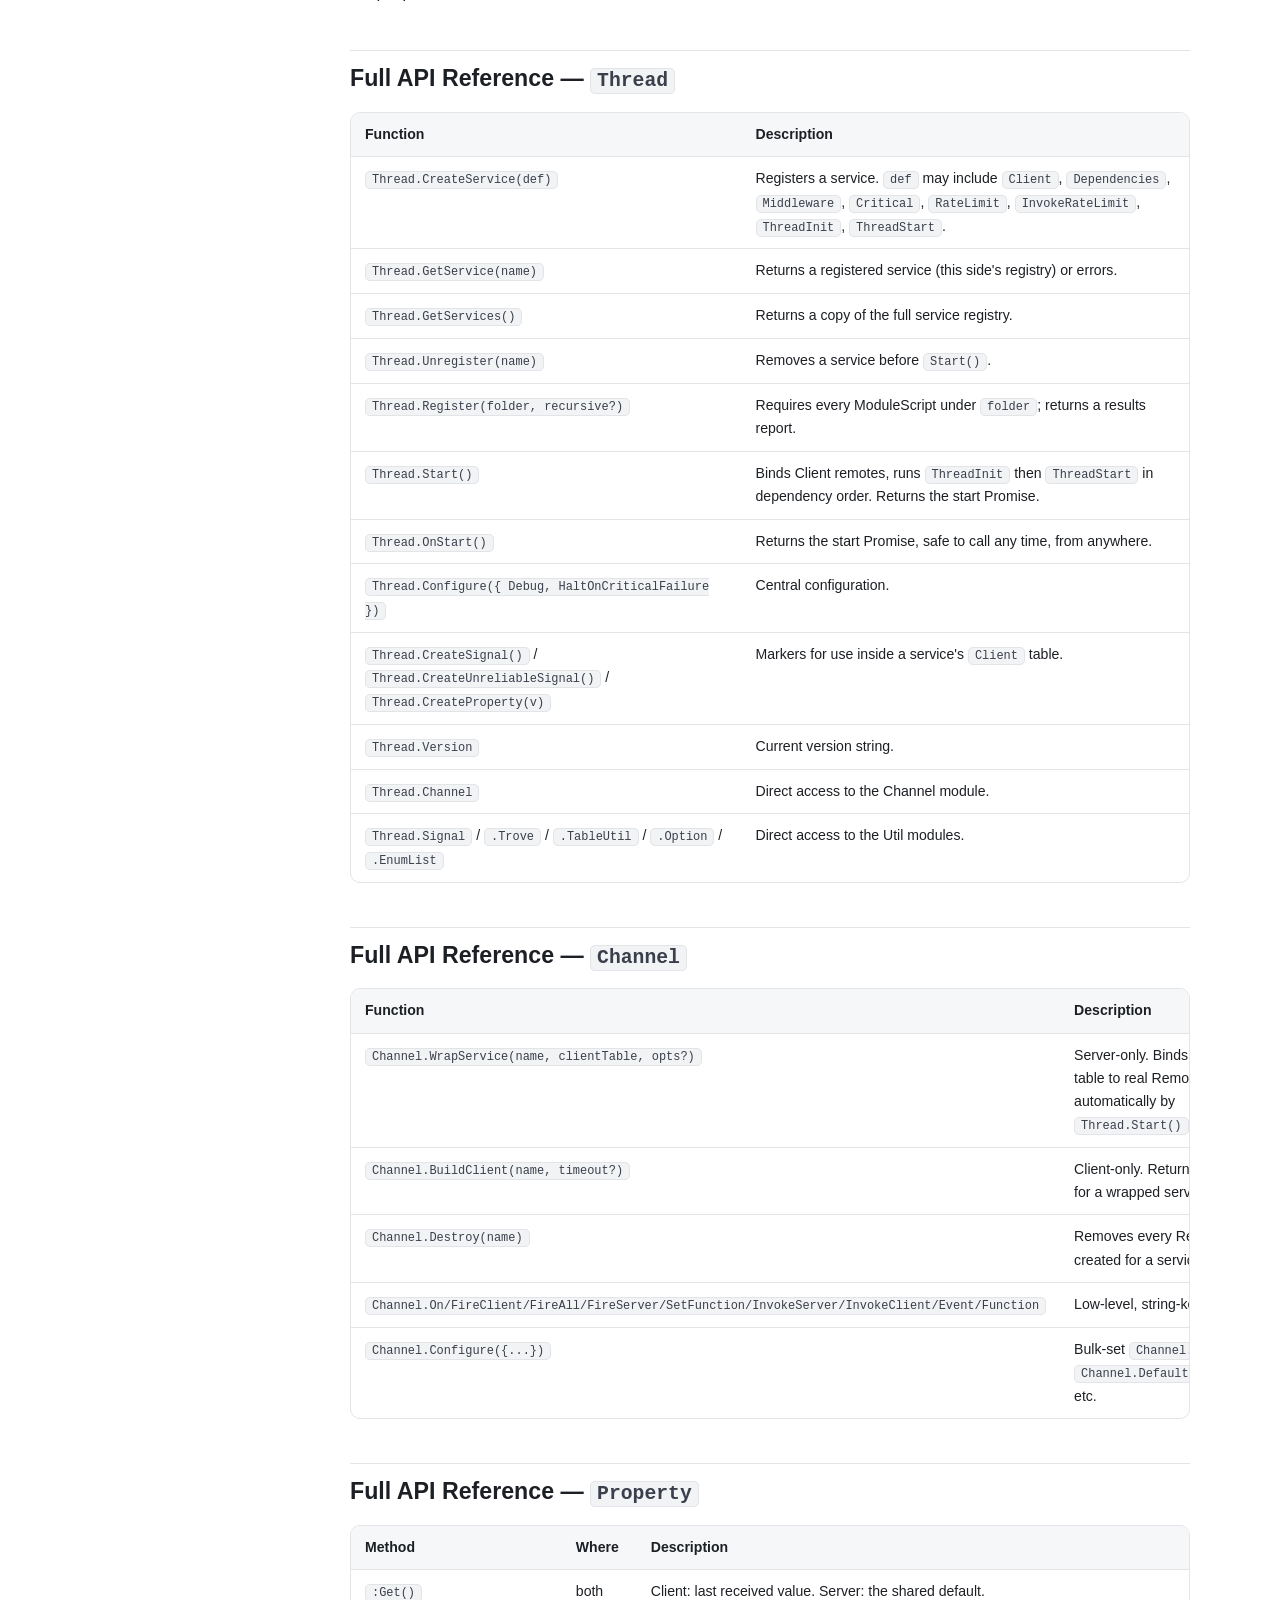
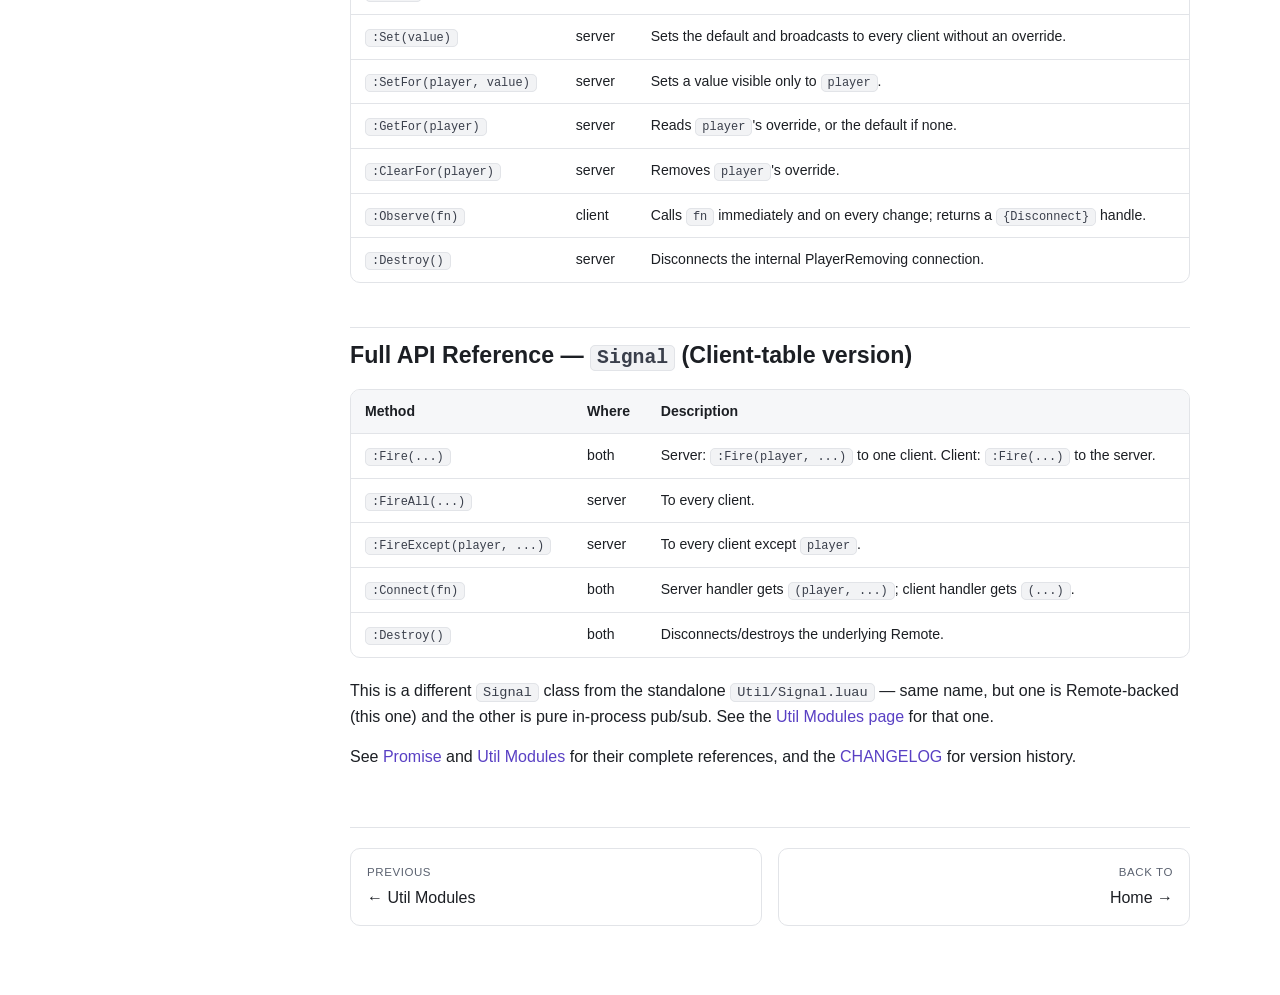
<file: docs/reference.html>
<!doctype html>
<html lang="en">
<head>
<meta charset="utf-8">
<meta name="viewport" content="width=device-width, initial-scale=1">
<title>Cheat Sheet, Types & API Tables — Thread</title>
<meta name="description" content="Server vs. client cheat sheet, exported Luau types, testing, troubleshooting, and the full API reference tables.">
<link rel="icon" href="data:image/svg+xml,<svg xmlns=%22http://www.w3.org/2000/svg%22 viewBox=%220 0 100 100%22><text y=%22.9em%22 font-size=%2290%22>🧵</text></svg>">
<link rel="stylesheet" href="assets/style.css">
</head>
<body>
<div class="layout">

<button class="menu-toggle" aria-expanded="false" aria-label="Toggle navigation menu">☰ Menu</button>

<nav class="sidebar">
	<div class="sidebar-brand">
		<span class="logo">🧵 Thread</span>
		<span class="version">v1.0.1</span>
	</div>

	<div class="nav-group">
		<div class="nav-group-title">Get Started</div>
		<a href="index.html">Home</a>
		<a href="installation.html">Installation &amp; Anatomy</a>
	</div>

	<div class="nav-group">
		<div class="nav-group-title">Core Concepts</div>
		<a href="services.html">Services &amp; Lifecycle</a>
		<a href="client-table.html">Client Table &amp; Networking</a>
		<a href="dependencies-middleware.html">Dependencies, Middleware &amp; Failure</a>
	</div>

	<div class="nav-group">
		<div class="nav-group-title">Reference</div>
		<a href="configuration.html">Configuration &amp; Low-Level API</a>
		<a href="promise.html">Promise</a>
		<a href="utilities.html">Util Modules</a>
		<a href="reference.html" class="active">Cheat Sheet, Types &amp; API Tables</a>
	</div>

	<div class="sidebar-footer">
		<a href="https://github.com/realthonik/Thread" target="_blank" rel="noopener">GitHub Repository ↗</a>
	</div>
</nav>

<div class="sidebar-backdrop"></div>

<main>
<div class="content">

	<div class="eyebrow">Reference</div>
	<h1>Cheat Sheet, Types &amp; API Tables</h1>
	<p class="lede">
		The quick-lookup page: server/client differences, exported types, testing, common
		errors, and every function in one place.
	</p>

	<h2 id="cheatsheet">Server vs. Client Cheat Sheet</h2>
	<p>
		The single most important thing to internalize: <strong>the server and every client
		each run their own separate instance of Thread's internal state</strong>
		(<code>Thread._Register</code>, its own start <code>Promise</code>, etc.) — they are
		different Lua VMs entirely. Nothing about a service you create on the server is
		automatically visible to <code>Thread.GetService</code> on the client, or vice versa.
		<code>Channel</code> is the only bridge between the two.
	</p>

	<div class="table-wrap">
	<table>
		<tr><th>I want to...</th><th>On the server</th><th>On the client</th></tr>
		<tr><td>Define a service/controller</td><td><code>Thread.CreateService({...})</code></td><td><code>Thread.CreateService({...})</code> (same call, informally called a "controller")</td></tr>
		<tr><td>Expose something to clients</td><td>Give the service a <code>Client = {...}</code> table</td><td>— (nothing to expose from one client to others)</td></tr>
		<tr><td>Get one of MY OWN registered services</td><td><code>Thread.GetService("X")</code></td><td><code>Thread.GetService("X")</code></td></tr>
		<tr><td>Get a <strong>server</strong> service's Client API</td><td>— (already has direct access)</td><td><code>Channel.BuildClient("X")</code> — never <code>Thread.GetService</code></td></tr>
		<tr><td>Fire a signal</td><td><code>self.Client.MySignal:Fire(player, ...)</code> / <code>:FireAll(...)</code> / <code>:FireExcept(p, ...)</code></td><td><code>proxy.MySignal:Fire(...)</code> (server inferred)</td></tr>
		<tr><td>Read/set a property</td><td><code>:Get()</code> / <code>:Set(v)</code> / <code>:SetFor(p, v)</code> / <code>:GetFor(p)</code> / <code>:ClearFor(p)</code></td><td><code>:Get()</code> / <code>:Observe(fn)</code> only</td></tr>
	</table>
	</div>

	<div class="callout warn">
		<div class="callout-title">A common mistake</div>
		<pre style="margin:10px 0 0;"><code>[Thread] No service named 'ArrestService' is registered</code></pre>
		<p style="margin:10px 0 0;">
			This means you called <code>Thread.GetService("ArrestService")</code> on the
			client, but <code>ArrestService</code> was only ever created on the server. Use
			<code>Channel.BuildClient("ArrestService")</code> instead.
		</p>
	</div>

	<h2 id="types">Exported Luau Types</h2>
	<p>
		Every module is written under <code>--!strict</code> and exports its own types, so if
		your own code also uses <code>--!strict</code> (or just wants editor autocomplete),
		you can reference them directly off the required module:
	</p>
	<pre><code><span class="tok-keyword">local</span> Thread = <span class="tok-func">require</span>(<span class="tok-func">game</span>:GetService(<span class="tok-string">"ReplicatedStorage"</span>).Packages.Thread)

<span class="tok-keyword">local</span> def: Thread.ServiceDef = {
    Name = <span class="tok-string">"MoneyService"</span>,
    Client = { ... },
}

<span class="tok-keyword">local</span> MoneyService = Thread.CreateService(def)</code></pre>

	<div class="table-wrap">
	<table>
		<tr><th>Type</th><th>From</th><th>Shape</th></tr>
		<tr><td><code>Thread.ServiceDef</code> / <code>Thread.Service</code></td><td>Thread</td><td><code>Name</code>, <code>Client?</code>, <code>Dependencies?</code>, <code>Middleware?</code>, <code>Critical?</code>, <code>RateLimit?</code>, <code>InvokeRateLimit?</code>, <code>ThreadInit?</code>, <code>ThreadStart?</code>, plus your own fields.</td></tr>
		<tr><td><code>Thread.RegisterResult</code></td><td>Thread</td><td><code>{ Module: ModuleScript, Success: boolean, Result: any, Error: any }</code></td></tr>
		<tr><td><code>Thread.Middleware</code></td><td>Thread (re-exported from Channel)</td><td><code>{ Inbound: MiddlewareList?, Outbound: MiddlewareList? }</code></td></tr>
		<tr><td><code>Channel.MiddlewareFn</code></td><td>Channel</td><td><code>(player: Player, args: {any}) -&gt; boolean</code></td></tr>
		<tr><td><code>Channel.WrapOptions</code></td><td>Channel</td><td><code>{ Middleware?, RateLimit?, InvokeRateLimit? }</code></td></tr>
		<tr><td><code>Promise.Promise&lt;T&gt;</code></td><td>Promise</td><td>The Promise type itself.</td></tr>
		<tr><td><code>Signal.Signal</code> / <code>Signal.Connection</code></td><td>Util/Signal</td><td>The Util Signal's own types.</td></tr>
		<tr><td><code>Trove.Trackable</code> / <code>Trove.SignalLike</code></td><td>Util/Trove</td><td>What kinds of values <code>Trove:Add</code>/<code>:Connect</code> accept.</td></tr>
		<tr><td><code>Option.Option&lt;T&gt;</code> / <code>Option.MatchTable&lt;T&gt;</code></td><td>Util/Option</td><td>The Option type and the shape <code>:Match({...})</code> expects.</td></tr>
		<tr><td><code>EnumList.EnumList</code> / <code>EnumList.EnumItem</code></td><td>Util/EnumList</td><td>The EnumList type and the shape of one of its items.</td></tr>
	</table>
	</div>

	<h2 id="testing">Testing</h2>
	<p>
		A tiny, dependency-free test runner lives under <code>Tests/</code> (no TestEZ, no
		Wally — just <code>pcall</code> + <code>assert</code>).
	</p>
	<ol>
		<li>Copy the <code>Thread/</code> and <code>Tests/</code> folders into your Rojo project (or Studio, as siblings), so <code>Tests/Thread.spec.luau</code> can reach <code>../Packages</code>.</li>
		<li>Start a Play/Test session in Studio, then paste into the Command Bar:
			<pre><code><span class="tok-func">require</span>(<span class="tok-func">game</span>.ServerScriptService.Tests[<span class="tok-string">"Thread.spec"</span>])</code></pre>
		</li>
		<li>Read the Output window — <code>[PASS]</code>/<code>[FAIL]</code> per test case, with a summary line at the end.</li>
	</ol>

	<h2 id="troubleshooting">Troubleshooting</h2>

	<h3><code>No service named 'X' is registered</code></h3>
	<p>You're calling <code>Thread.GetService</code> for a service that isn't registered <em>on that side</em>. If <code>X</code> is a server-only service and you're on the client, use <code>Channel.BuildClient("X")</code> instead.</p>

	<h3>Remote/service marker timeout errors</h3>
	<p><code>'&lt;Name&gt;' does not exist after waiting &lt;N&gt;s</code> / <code>Service '&lt;Name&gt;' was never wired by the server</code> — the client is waiting for a Remote/service marker the server never created. Usually a race condition (client called <code>Channel.BuildClient</code> before the server's <code>Thread.Start()</code> ran) or a misspelled service name.</p>

	<h3>A critical service's failure didn't crash my script</h3>
	<p>That's the default, intentional behavior. Handle it via <code>Thread.Start():catch(...)</code>, or opt back into the old behavior with <code>Thread.Configure({ HaltOnCriticalFailure = true })</code>.</p>

	<h3>Rate limit warnings in the output</h3>
	<p>A player is calling a Method/Signal faster than the configured limit — either legitimate rapid input (raise the limit via <code>RateLimit</code>/<code>InvokeRateLimit</code>) or exploit/spam attempts (leave it, that's the protection working).</p>

	<h3>Duplicate service name error</h3>
	<p>Two different ModuleScripts called <code>Thread.CreateService({ Name = "X" })</code> with the same name — names must be unique per side.</p>

	<h2 id="api-thread">Full API Reference — <code>Thread</code></h2>
	<div class="table-wrap">
	<table>
		<tr><th>Function</th><th>Description</th></tr>
		<tr><td><code>Thread.CreateService(def)</code></td><td>Registers a service. <code>def</code> may include <code>Client</code>, <code>Dependencies</code>, <code>Middleware</code>, <code>Critical</code>, <code>RateLimit</code>, <code>InvokeRateLimit</code>, <code>ThreadInit</code>, <code>ThreadStart</code>.</td></tr>
		<tr><td><code>Thread.GetService(name)</code></td><td>Returns a registered service (this side's registry) or errors.</td></tr>
		<tr><td><code>Thread.GetServices()</code></td><td>Returns a copy of the full service registry.</td></tr>
		<tr><td><code>Thread.Unregister(name)</code></td><td>Removes a service before <code>Start()</code>.</td></tr>
		<tr><td><code>Thread.Register(folder, recursive?)</code></td><td>Requires every ModuleScript under <code>folder</code>; returns a results report.</td></tr>
		<tr><td><code>Thread.Start()</code></td><td>Binds Client remotes, runs <code>ThreadInit</code> then <code>ThreadStart</code> in dependency order. Returns the start Promise.</td></tr>
		<tr><td><code>Thread.OnStart()</code></td><td>Returns the start Promise, safe to call any time, from anywhere.</td></tr>
		<tr><td><code>Thread.Configure({ Debug, HaltOnCriticalFailure })</code></td><td>Central configuration.</td></tr>
		<tr><td><code>Thread.CreateSignal()</code> / <code>Thread.CreateUnreliableSignal()</code> / <code>Thread.CreateProperty(v)</code></td><td>Markers for use inside a service's <code>Client</code> table.</td></tr>
		<tr><td><code>Thread.Version</code></td><td>Current version string.</td></tr>
		<tr><td><code>Thread.Channel</code></td><td>Direct access to the Channel module.</td></tr>
		<tr><td><code>Thread.Signal</code> / <code>.Trove</code> / <code>.TableUtil</code> / <code>.Option</code> / <code>.EnumList</code></td><td>Direct access to the Util modules.</td></tr>
	</table>
	</div>

	<h2 id="api-channel">Full API Reference — <code>Channel</code></h2>
	<div class="table-wrap">
	<table>
		<tr><th>Function</th><th>Description</th></tr>
		<tr><td><code>Channel.WrapService(name, clientTable, opts?)</code></td><td>Server-only. Binds a Client table to real Remotes. Called automatically by <code>Thread.Start()</code>.</td></tr>
		<tr><td><code>Channel.BuildClient(name, timeout?)</code></td><td>Client-only. Returns a proxy for a wrapped service.</td></tr>
		<tr><td><code>Channel.Destroy(name)</code></td><td>Removes every Remote created for a service.</td></tr>
		<tr><td><code>Channel.On/FireClient/FireAll/FireServer/SetFunction/InvokeServer/InvokeClient/Event/Function</code></td><td>Low-level, string-keyed API.</td></tr>
		<tr><td><code>Channel.Configure({...})</code></td><td>Bulk-set <code>Channel.Debug</code>, <code>Channel.DefaultRateLimit</code>, etc.</td></tr>
	</table>
	</div>

	<h2 id="api-property">Full API Reference — <code>Property</code></h2>
	<div class="table-wrap">
	<table>
		<tr><th>Method</th><th>Where</th><th>Description</th></tr>
		<tr><td><code>:Get()</code></td><td>both</td><td>Client: last received value. Server: the shared default.</td></tr>
		<tr><td><code>:Set(value)</code></td><td>server</td><td>Sets the default and broadcasts to every client without an override.</td></tr>
		<tr><td><code>:SetFor(player, value)</code></td><td>server</td><td>Sets a value visible only to <code>player</code>.</td></tr>
		<tr><td><code>:GetFor(player)</code></td><td>server</td><td>Reads <code>player</code>'s override, or the default if none.</td></tr>
		<tr><td><code>:ClearFor(player)</code></td><td>server</td><td>Removes <code>player</code>'s override.</td></tr>
		<tr><td><code>:Observe(fn)</code></td><td>client</td><td>Calls <code>fn</code> immediately and on every change; returns a <code>{Disconnect}</code> handle.</td></tr>
		<tr><td><code>:Destroy()</code></td><td>server</td><td>Disconnects the internal PlayerRemoving connection.</td></tr>
	</table>
	</div>

	<h2 id="api-signal">Full API Reference — <code>Signal</code> (Client-table version)</h2>
	<div class="table-wrap">
	<table>
		<tr><th>Method</th><th>Where</th><th>Description</th></tr>
		<tr><td><code>:Fire(...)</code></td><td>both</td><td>Server: <code>:Fire(player, ...)</code> to one client. Client: <code>:Fire(...)</code> to the server.</td></tr>
		<tr><td><code>:FireAll(...)</code></td><td>server</td><td>To every client.</td></tr>
		<tr><td><code>:FireExcept(player, ...)</code></td><td>server</td><td>To every client except <code>player</code>.</td></tr>
		<tr><td><code>:Connect(fn)</code></td><td>both</td><td>Server handler gets <code>(player, ...)</code>; client handler gets <code>(...)</code>.</td></tr>
		<tr><td><code>:Destroy()</code></td><td>both</td><td>Disconnects/destroys the underlying Remote.</td></tr>
	</table>
	</div>
	<p>
		This is a different <code>Signal</code> class from the standalone <code>Util/Signal.luau</code>
		— same name, but one is Remote-backed (this one) and the other is pure in-process pub/sub.
		See the <a href="utilities.html#signal">Util Modules page</a> for that one.
	</p>

	<p>See <a href="promise.html">Promise</a> and <a href="utilities.html">Util Modules</a> for their complete references, and the <a href="https://github.com/realthonik/Thread/blob/main/CHANGELOG.md" target="_blank" rel="noopener">CHANGELOG</a> for version history.</p>

	<div class="page-nav">
		<a href="utilities.html">
			<span class="dir">Previous</span>
			← Util Modules
		</a>
		<a class="next" href="index.html">
			<span class="dir">Back to</span>
			Home →
		</a>
	</div>

</div>
</main>
</div>
<script src="assets/main.js"></script>
</body>
</html>
</file>
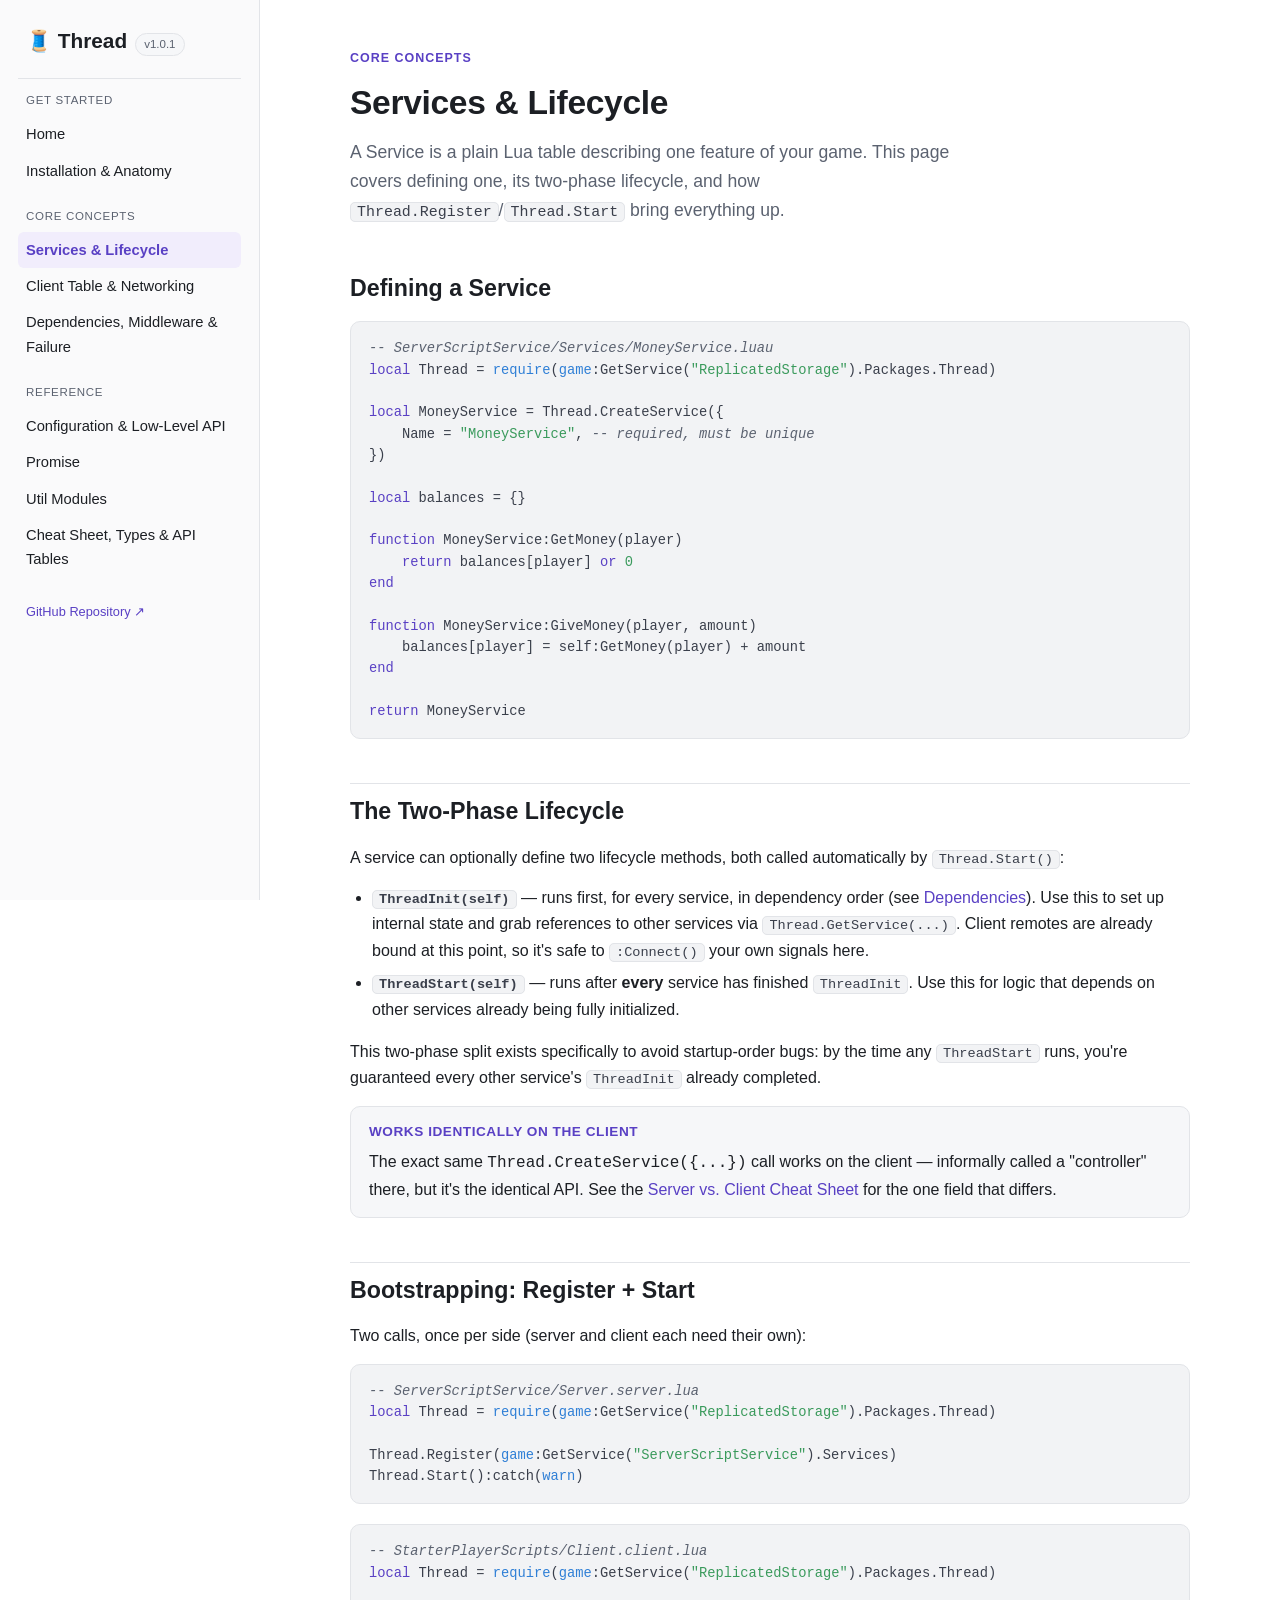
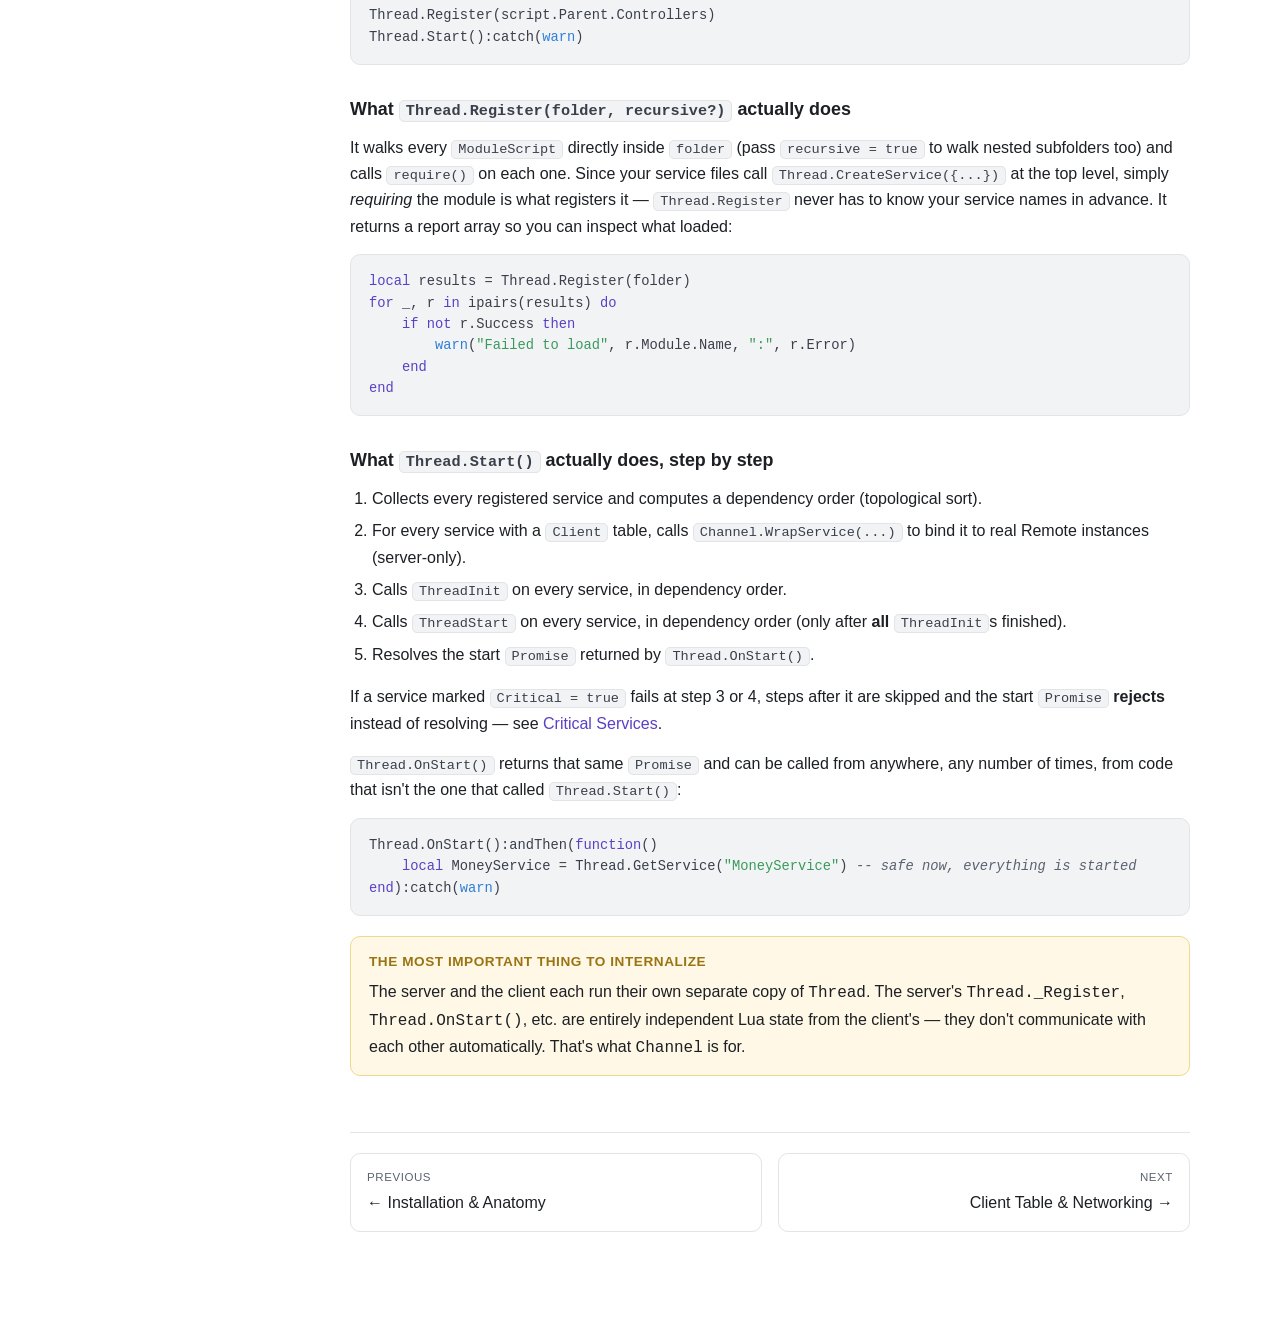
<file: docs/services.html>
<!doctype html>
<html lang="en">
<head>
<meta charset="utf-8">
<meta name="viewport" content="width=device-width, initial-scale=1">
<title>Services & Lifecycle — Thread</title>
<meta name="description" content="Core Thread concept: Services, ThreadInit/ThreadStart, and Register/Start bootstrapping.">
<link rel="icon" href="data:image/svg+xml,<svg xmlns=%22http://www.w3.org/2000/svg%22 viewBox=%220 0 100 100%22><text y=%22.9em%22 font-size=%2290%22>🧵</text></svg>">
<link rel="stylesheet" href="assets/style.css">
</head>
<body>
<div class="layout">

<button class="menu-toggle" aria-expanded="false" aria-label="Toggle navigation menu">☰ Menu</button>

<nav class="sidebar">
	<div class="sidebar-brand">
		<span class="logo">🧵 Thread</span>
		<span class="version">v1.0.1</span>
	</div>

	<div class="nav-group">
		<div class="nav-group-title">Get Started</div>
		<a href="index.html">Home</a>
		<a href="installation.html">Installation &amp; Anatomy</a>
	</div>

	<div class="nav-group">
		<div class="nav-group-title">Core Concepts</div>
		<a href="services.html" class="active">Services &amp; Lifecycle</a>
		<a href="client-table.html">Client Table &amp; Networking</a>
		<a href="dependencies-middleware.html">Dependencies, Middleware &amp; Failure</a>
	</div>

	<div class="nav-group">
		<div class="nav-group-title">Reference</div>
		<a href="configuration.html">Configuration &amp; Low-Level API</a>
		<a href="promise.html">Promise</a>
		<a href="utilities.html">Util Modules</a>
		<a href="reference.html">Cheat Sheet, Types &amp; API Tables</a>
	</div>

	<div class="sidebar-footer">
		<a href="https://github.com/realthonik/Thread" target="_blank" rel="noopener">GitHub Repository ↗</a>
	</div>
</nav>

<div class="sidebar-backdrop"></div>

<main>
<div class="content">

	<div class="eyebrow">Core Concepts</div>
	<h1>Services &amp; Lifecycle</h1>
	<p class="lede">
		A Service is a plain Lua table describing one feature of your game. This page covers
		defining one, its two-phase lifecycle, and how <code>Thread.Register</code>/<code>Thread.Start</code>
		bring everything up.
	</p>

	<h2>Defining a Service</h2>
	<pre><code><span class="tok-comment">-- ServerScriptService/Services/MoneyService.luau</span>
<span class="tok-keyword">local</span> Thread = <span class="tok-func">require</span>(<span class="tok-func">game</span>:GetService(<span class="tok-string">"ReplicatedStorage"</span>).Packages.Thread)

<span class="tok-keyword">local</span> MoneyService = Thread.CreateService({
    Name = <span class="tok-string">"MoneyService"</span>, <span class="tok-comment">-- required, must be unique</span>
})

<span class="tok-keyword">local</span> balances = {}

<span class="tok-keyword">function</span> MoneyService:GetMoney(player)
    <span class="tok-keyword">return</span> balances[player] <span class="tok-keyword">or</span> <span class="tok-string">0</span>
<span class="tok-keyword">end</span>

<span class="tok-keyword">function</span> MoneyService:GiveMoney(player, amount)
    balances[player] = self:GetMoney(player) + amount
<span class="tok-keyword">end</span>

<span class="tok-keyword">return</span> MoneyService</code></pre>

	<h2>The Two-Phase Lifecycle</h2>
	<p>A service can optionally define two lifecycle methods, both called automatically by <code>Thread.Start()</code>:</p>
	<ul>
		<li>
			<strong><code>ThreadInit(self)</code></strong> — runs first, for every service, in
			dependency order (see <a href="dependencies-middleware.html">Dependencies</a>).
			Use this to set up internal state and grab references to other services via
			<code>Thread.GetService(...)</code>. Client remotes are already bound at this point,
			so it's safe to <code>:Connect()</code> your own signals here.
		</li>
		<li>
			<strong><code>ThreadStart(self)</code></strong> — runs after <strong>every</strong>
			service has finished <code>ThreadInit</code>. Use this for logic that depends on
			other services already being fully initialized.
		</li>
	</ul>
	<p>
		This two-phase split exists specifically to avoid startup-order bugs: by the time any
		<code>ThreadStart</code> runs, you're guaranteed every other service's
		<code>ThreadInit</code> already completed.
	</p>

	<div class="callout">
		<div class="callout-title">Works identically on the client</div>
		The exact same <code>Thread.CreateService({...})</code> call works on the client —
		informally called a "controller" there, but it's the identical API. See the
		<a href="reference.html">Server vs. Client Cheat Sheet</a> for the one field that differs.
	</div>

	<h2>Bootstrapping: Register + Start</h2>
	<p>Two calls, once per side (server and client each need their own):</p>

	<pre><code><span class="tok-comment">-- ServerScriptService/Server.server.lua</span>
<span class="tok-keyword">local</span> Thread = <span class="tok-func">require</span>(<span class="tok-func">game</span>:GetService(<span class="tok-string">"ReplicatedStorage"</span>).Packages.Thread)

Thread.Register(<span class="tok-func">game</span>:GetService(<span class="tok-string">"ServerScriptService"</span>).Services)
Thread.Start():catch(<span class="tok-func">warn</span>)</code></pre>

	<pre><code><span class="tok-comment">-- StarterPlayerScripts/Client.client.lua</span>
<span class="tok-keyword">local</span> Thread = <span class="tok-func">require</span>(<span class="tok-func">game</span>:GetService(<span class="tok-string">"ReplicatedStorage"</span>).Packages.Thread)

Thread.Register(script.Parent.Controllers)
Thread.Start():catch(<span class="tok-func">warn</span>)</code></pre>

	<h3>What <code>Thread.Register(folder, recursive?)</code> actually does</h3>
	<p>
		It walks every <code>ModuleScript</code> directly inside <code>folder</code> (pass
		<code>recursive = true</code> to walk nested subfolders too) and calls
		<code>require()</code> on each one. Since your service files call
		<code>Thread.CreateService({...})</code> at the top level, simply <em>requiring</em>
		the module is what registers it — <code>Thread.Register</code> never has to know your
		service names in advance. It returns a report array so you can inspect what loaded:
	</p>

	<pre><code><span class="tok-keyword">local</span> results = Thread.Register(folder)
<span class="tok-keyword">for</span> _, r <span class="tok-keyword">in</span> ipairs(results) <span class="tok-keyword">do</span>
    <span class="tok-keyword">if</span> <span class="tok-keyword">not</span> r.Success <span class="tok-keyword">then</span>
        <span class="tok-func">warn</span>(<span class="tok-string">"Failed to load"</span>, r.Module.Name, <span class="tok-string">":"</span>, r.Error)
    <span class="tok-keyword">end</span>
<span class="tok-keyword">end</span></code></pre>

	<h3>What <code>Thread.Start()</code> actually does, step by step</h3>
	<ol>
		<li>Collects every registered service and computes a dependency order (topological sort).</li>
		<li>For every service with a <code>Client</code> table, calls <code>Channel.WrapService(...)</code> to bind it to real Remote instances (server-only).</li>
		<li>Calls <code>ThreadInit</code> on every service, in dependency order.</li>
		<li>Calls <code>ThreadStart</code> on every service, in dependency order (only after <strong>all</strong> <code>ThreadInit</code>s finished).</li>
		<li>Resolves the start <code>Promise</code> returned by <code>Thread.OnStart()</code>.</li>
	</ol>
	<p>
		If a service marked <code>Critical = true</code> fails at step 3 or 4, steps after it
		are skipped and the start <code>Promise</code> <strong>rejects</strong> instead of
		resolving — see <a href="dependencies-middleware.html">Critical Services</a>.
	</p>

	<p>
		<code>Thread.OnStart()</code> returns that same <code>Promise</code> and can be called
		from anywhere, any number of times, from code that isn't the one that called
		<code>Thread.Start()</code>:
	</p>

	<pre><code>Thread.OnStart():andThen(<span class="tok-keyword">function</span>()
    <span class="tok-keyword">local</span> MoneyService = Thread.GetService(<span class="tok-string">"MoneyService"</span>) <span class="tok-comment">-- safe now, everything is started</span>
<span class="tok-keyword">end</span>):catch(<span class="tok-func">warn</span>)</code></pre>

	<div class="callout warn">
		<div class="callout-title">The most important thing to internalize</div>
		The server and the client each run their own separate copy of <code>Thread</code>.
		The server's <code>Thread._Register</code>, <code>Thread.OnStart()</code>, etc. are
		entirely independent Lua state from the client's — they don't communicate with each
		other automatically. That's what <code>Channel</code> is for.
	</div>

	<div class="page-nav">
		<a href="installation.html">
			<span class="dir">Previous</span>
			← Installation &amp; Anatomy
		</a>
		<a class="next" href="client-table.html">
			<span class="dir">Next</span>
			Client Table &amp; Networking →
		</a>
	</div>

</div>
</main>
</div>
<script src="assets/main.js"></script>
</body>
</html>
</file>
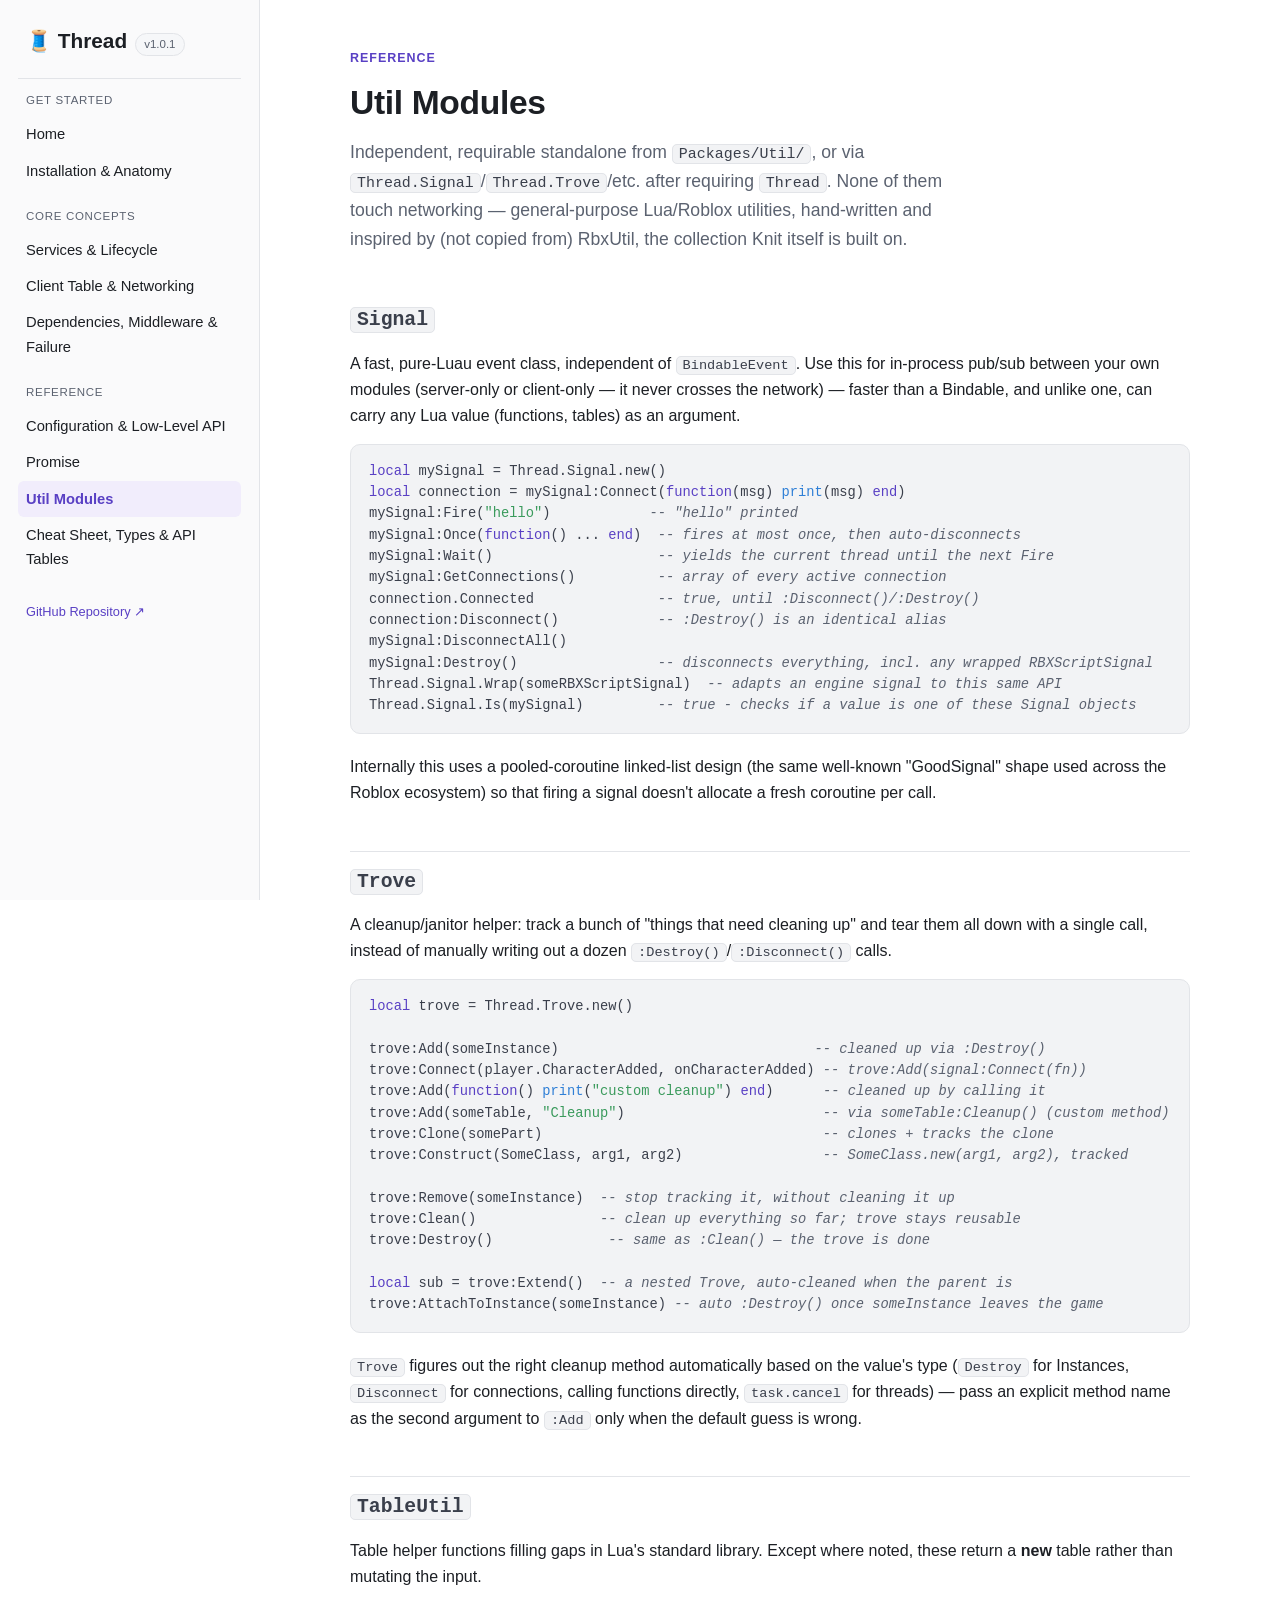
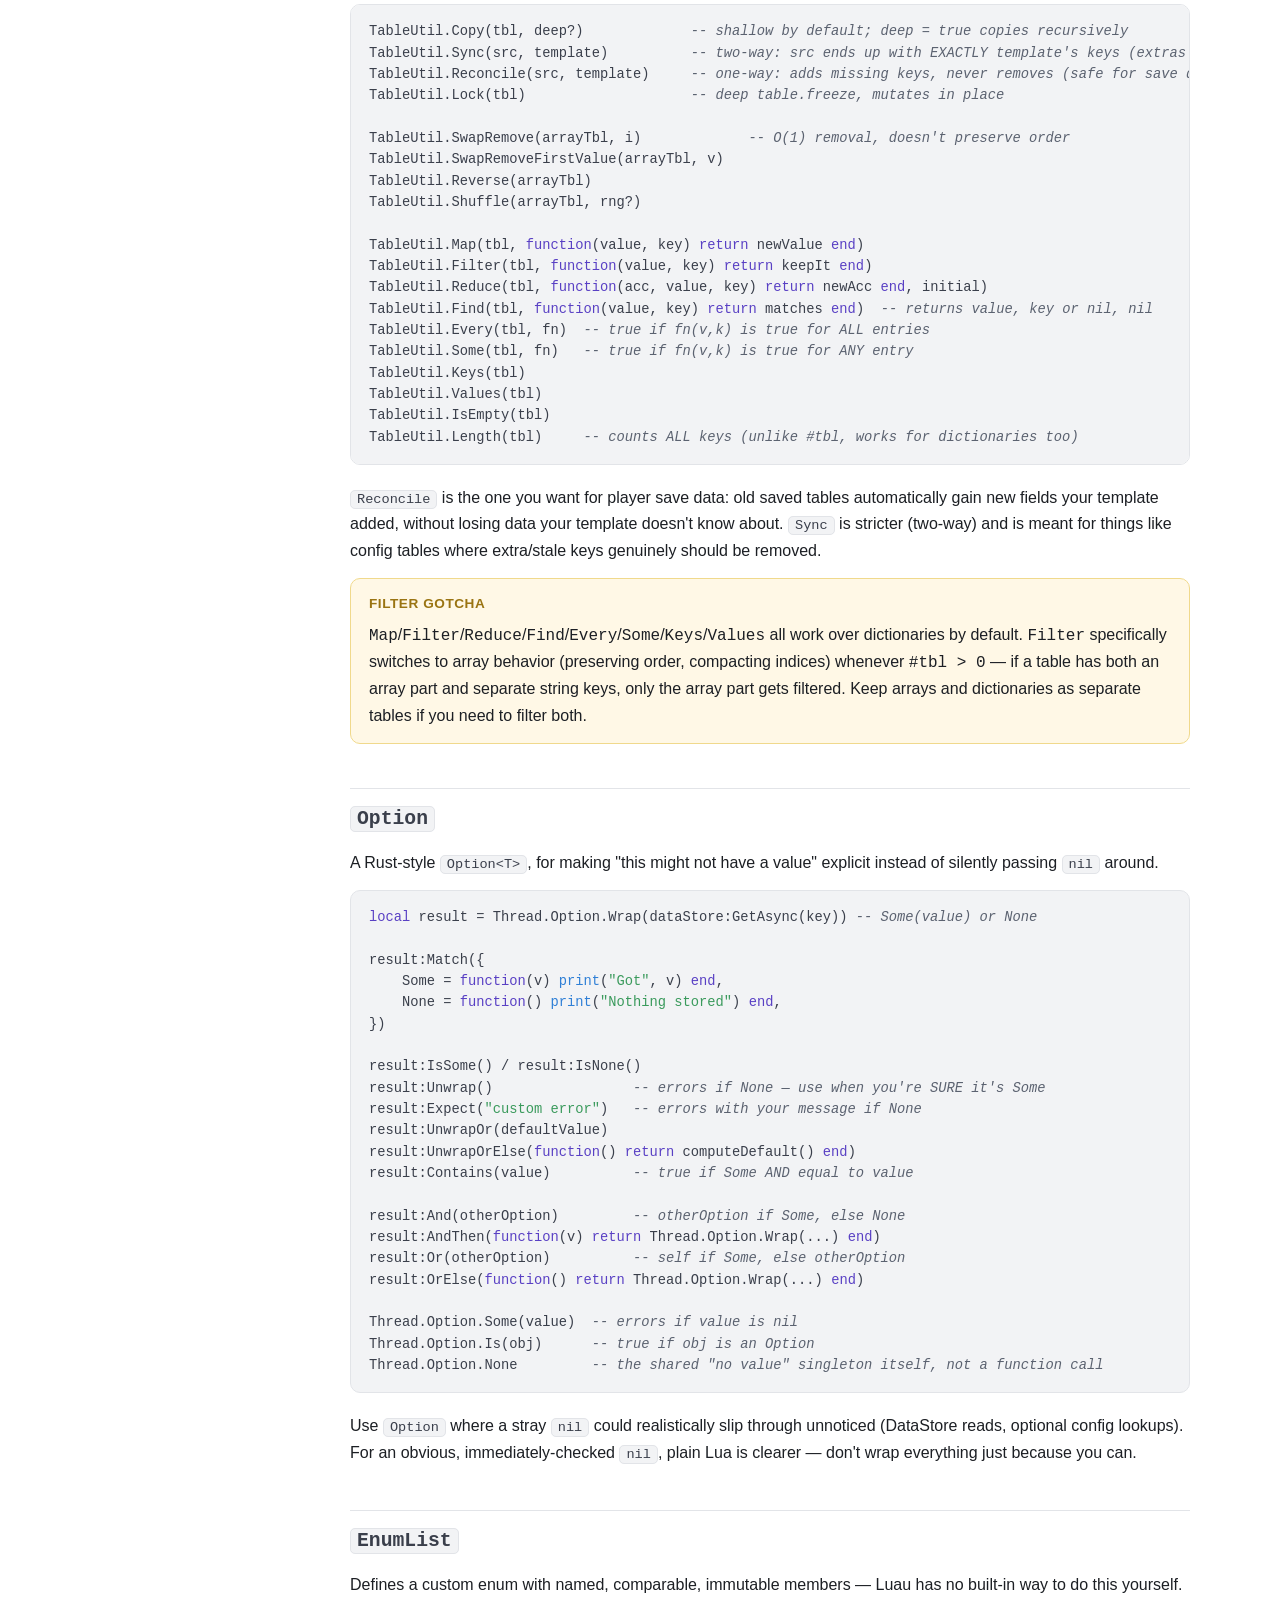
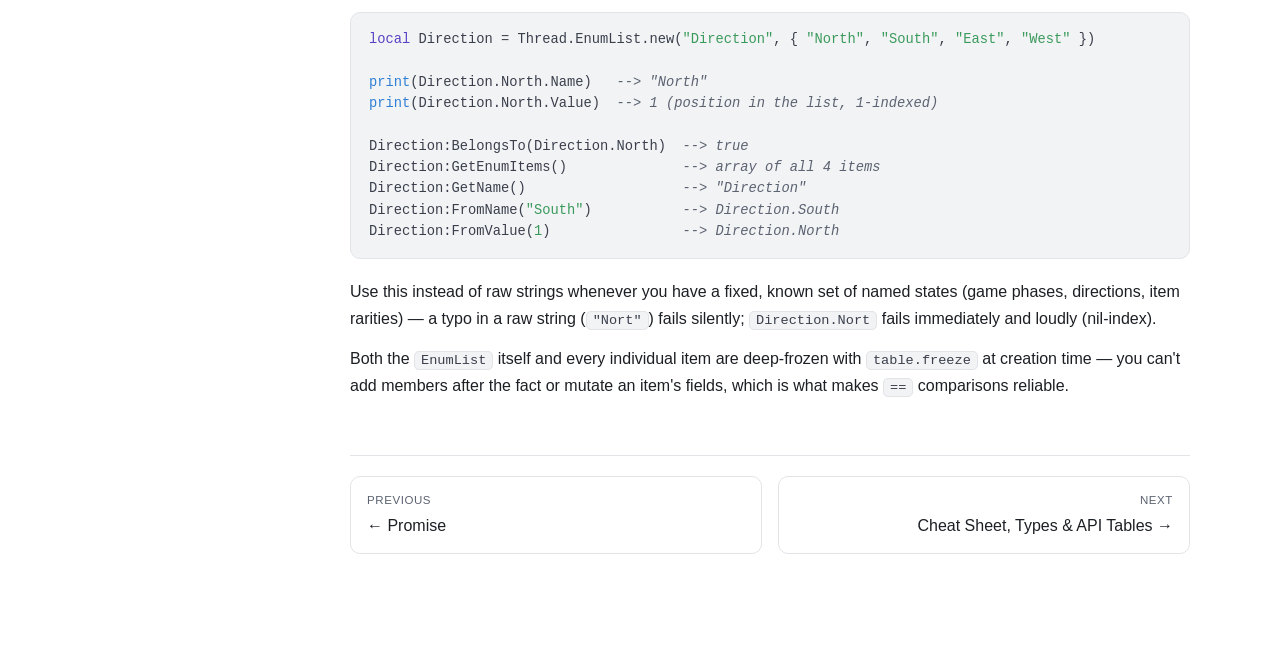
<file: docs/utilities.html>
<!doctype html>
<html lang="en">
<head>
<meta charset="utf-8">
<meta name="viewport" content="width=device-width, initial-scale=1">
<title>Util Modules — Thread</title>
<meta name="description" content="Signal, Trove, TableUtil, Option, and EnumList — Thread's hand-written RbxUtil-inspired utility modules.">
<link rel="icon" href="data:image/svg+xml,<svg xmlns=%22http://www.w3.org/2000/svg%22 viewBox=%220 0 100 100%22><text y=%22.9em%22 font-size=%2290%22>🧵</text></svg>">
<link rel="stylesheet" href="assets/style.css">
</head>
<body>
<div class="layout">

<button class="menu-toggle" aria-expanded="false" aria-label="Toggle navigation menu">☰ Menu</button>

<nav class="sidebar">
	<div class="sidebar-brand">
		<span class="logo">🧵 Thread</span>
		<span class="version">v1.0.1</span>
	</div>

	<div class="nav-group">
		<div class="nav-group-title">Get Started</div>
		<a href="index.html">Home</a>
		<a href="installation.html">Installation &amp; Anatomy</a>
	</div>

	<div class="nav-group">
		<div class="nav-group-title">Core Concepts</div>
		<a href="services.html">Services &amp; Lifecycle</a>
		<a href="client-table.html">Client Table &amp; Networking</a>
		<a href="dependencies-middleware.html">Dependencies, Middleware &amp; Failure</a>
	</div>

	<div class="nav-group">
		<div class="nav-group-title">Reference</div>
		<a href="configuration.html">Configuration &amp; Low-Level API</a>
		<a href="promise.html">Promise</a>
		<a href="utilities.html" class="active">Util Modules</a>
		<a href="reference.html">Cheat Sheet, Types &amp; API Tables</a>
	</div>

	<div class="sidebar-footer">
		<a href="https://github.com/realthonik/Thread" target="_blank" rel="noopener">GitHub Repository ↗</a>
	</div>
</nav>

<div class="sidebar-backdrop"></div>

<main>
<div class="content">

	<div class="eyebrow">Reference</div>
	<h1>Util Modules</h1>
	<p class="lede">
		Independent, requirable standalone from <code>Packages/Util/</code>, or via
		<code>Thread.Signal</code>/<code>Thread.Trove</code>/etc. after requiring
		<code>Thread</code>. None of them touch networking — general-purpose Lua/Roblox
		utilities, hand-written and inspired by (not copied from) RbxUtil, the collection
		Knit itself is built on.
	</p>

	<h2 id="signal"><code>Signal</code></h2>
	<p>
		A fast, pure-Luau event class, independent of <code>BindableEvent</code>. Use this for
		in-process pub/sub between your own modules (server-only or client-only — it never
		crosses the network) — faster than a Bindable, and unlike one, can carry any Lua value
		(functions, tables) as an argument.
	</p>
	<pre><code><span class="tok-keyword">local</span> mySignal = Thread.Signal.new()
<span class="tok-keyword">local</span> connection = mySignal:Connect(<span class="tok-keyword">function</span>(msg) <span class="tok-func">print</span>(msg) <span class="tok-keyword">end</span>)
mySignal:Fire(<span class="tok-string">"hello"</span>)            <span class="tok-comment">-- "hello" printed</span>
mySignal:Once(<span class="tok-keyword">function</span>() ... <span class="tok-keyword">end</span>)  <span class="tok-comment">-- fires at most once, then auto-disconnects</span>
mySignal:Wait()                    <span class="tok-comment">-- yields the current thread until the next Fire</span>
mySignal:GetConnections()          <span class="tok-comment">-- array of every active connection</span>
connection.Connected               <span class="tok-comment">-- true, until :Disconnect()/:Destroy()</span>
connection:Disconnect()            <span class="tok-comment">-- :Destroy() is an identical alias</span>
mySignal:DisconnectAll()
mySignal:Destroy()                 <span class="tok-comment">-- disconnects everything, incl. any wrapped RBXScriptSignal</span>
Thread.Signal.Wrap(someRBXScriptSignal)  <span class="tok-comment">-- adapts an engine signal to this same API</span>
Thread.Signal.Is(mySignal)         <span class="tok-comment">-- true - checks if a value is one of these Signal objects</span></code></pre>
	<p>
		Internally this uses a pooled-coroutine linked-list design (the same well-known
		"GoodSignal" shape used across the Roblox ecosystem) so that firing a signal doesn't
		allocate a fresh coroutine per call.
	</p>

	<h2 id="trove"><code>Trove</code></h2>
	<p>
		A cleanup/janitor helper: track a bunch of "things that need cleaning up" and tear
		them all down with a single call, instead of manually writing out a dozen
		<code>:Destroy()</code>/<code>:Disconnect()</code> calls.
	</p>
	<pre><code><span class="tok-keyword">local</span> trove = Thread.Trove.new()

trove:Add(someInstance)                               <span class="tok-comment">-- cleaned up via :Destroy()</span>
trove:Connect(player.CharacterAdded, onCharacterAdded) <span class="tok-comment">-- trove:Add(signal:Connect(fn))</span>
trove:Add(<span class="tok-keyword">function</span>() <span class="tok-func">print</span>(<span class="tok-string">"custom cleanup"</span>) <span class="tok-keyword">end</span>)      <span class="tok-comment">-- cleaned up by calling it</span>
trove:Add(someTable, <span class="tok-string">"Cleanup"</span>)                        <span class="tok-comment">-- via someTable:Cleanup() (custom method)</span>
trove:Clone(somePart)                                  <span class="tok-comment">-- clones + tracks the clone</span>
trove:Construct(SomeClass, arg1, arg2)                 <span class="tok-comment">-- SomeClass.new(arg1, arg2), tracked</span>

trove:Remove(someInstance)  <span class="tok-comment">-- stop tracking it, without cleaning it up</span>
trove:Clean()               <span class="tok-comment">-- clean up everything so far; trove stays reusable</span>
trove:Destroy()              <span class="tok-comment">-- same as :Clean() — the trove is done</span>

<span class="tok-keyword">local</span> sub = trove:Extend()  <span class="tok-comment">-- a nested Trove, auto-cleaned when the parent is</span>
trove:AttachToInstance(someInstance) <span class="tok-comment">-- auto :Destroy() once someInstance leaves the game</span></code></pre>
	<p>
		<code>Trove</code> figures out the right cleanup method automatically based on the
		value's type (<code>Destroy</code> for Instances, <code>Disconnect</code> for
		connections, calling functions directly, <code>task.cancel</code> for threads) — pass
		an explicit method name as the second argument to <code>:Add</code> only when the
		default guess is wrong.
	</p>

	<h2 id="tableutil"><code>TableUtil</code></h2>
	<p>
		Table helper functions filling gaps in Lua's standard library. Except where noted,
		these return a <strong>new</strong> table rather than mutating the input.
	</p>
	<pre><code>TableUtil.Copy(tbl, deep?)             <span class="tok-comment">-- shallow by default; deep = true copies recursively</span>
TableUtil.Sync(src, template)          <span class="tok-comment">-- two-way: src ends up with EXACTLY template's keys (extras removed!)</span>
TableUtil.Reconcile(src, template)     <span class="tok-comment">-- one-way: adds missing keys, never removes (safe for save data)</span>
TableUtil.Lock(tbl)                    <span class="tok-comment">-- deep table.freeze, mutates in place</span>

TableUtil.SwapRemove(arrayTbl, i)             <span class="tok-comment">-- O(1) removal, doesn't preserve order</span>
TableUtil.SwapRemoveFirstValue(arrayTbl, v)
TableUtil.Reverse(arrayTbl)
TableUtil.Shuffle(arrayTbl, rng?)

TableUtil.Map(tbl, <span class="tok-keyword">function</span>(value, key) <span class="tok-keyword">return</span> newValue <span class="tok-keyword">end</span>)
TableUtil.Filter(tbl, <span class="tok-keyword">function</span>(value, key) <span class="tok-keyword">return</span> keepIt <span class="tok-keyword">end</span>)
TableUtil.Reduce(tbl, <span class="tok-keyword">function</span>(acc, value, key) <span class="tok-keyword">return</span> newAcc <span class="tok-keyword">end</span>, initial)
TableUtil.Find(tbl, <span class="tok-keyword">function</span>(value, key) <span class="tok-keyword">return</span> matches <span class="tok-keyword">end</span>)  <span class="tok-comment">-- returns value, key or nil, nil</span>
TableUtil.Every(tbl, fn)  <span class="tok-comment">-- true if fn(v,k) is true for ALL entries</span>
TableUtil.Some(tbl, fn)   <span class="tok-comment">-- true if fn(v,k) is true for ANY entry</span>
TableUtil.Keys(tbl)
TableUtil.Values(tbl)
TableUtil.IsEmpty(tbl)
TableUtil.Length(tbl)     <span class="tok-comment">-- counts ALL keys (unlike #tbl, works for dictionaries too)</span></code></pre>
	<p>
		<code>Reconcile</code> is the one you want for player save data: old saved tables
		automatically gain new fields your template added, without losing data your template
		doesn't know about. <code>Sync</code> is stricter (two-way) and is meant for things
		like config tables where extra/stale keys genuinely should be removed.
	</p>
	<div class="callout warn">
		<div class="callout-title">Filter gotcha</div>
		<code>Map</code>/<code>Filter</code>/<code>Reduce</code>/<code>Find</code>/<code>Every</code>/<code>Some</code>/<code>Keys</code>/<code>Values</code>
		all work over dictionaries by default. <code>Filter</code> specifically switches to
		array behavior (preserving order, compacting indices) whenever <code>#tbl &gt; 0</code>
		— if a table has both an array part and separate string keys, only the array part gets
		filtered. Keep arrays and dictionaries as separate tables if you need to filter both.
	</div>

	<h2 id="option"><code>Option</code></h2>
	<p>
		A Rust-style <code>Option&lt;T&gt;</code>, for making "this might not have a value"
		explicit instead of silently passing <code>nil</code> around.
	</p>
	<pre><code><span class="tok-keyword">local</span> result = Thread.Option.Wrap(dataStore:GetAsync(key)) <span class="tok-comment">-- Some(value) or None</span>

result:Match({
    Some = <span class="tok-keyword">function</span>(v) <span class="tok-func">print</span>(<span class="tok-string">"Got"</span>, v) <span class="tok-keyword">end</span>,
    None = <span class="tok-keyword">function</span>() <span class="tok-func">print</span>(<span class="tok-string">"Nothing stored"</span>) <span class="tok-keyword">end</span>,
})

result:IsSome() / result:IsNone()
result:Unwrap()                 <span class="tok-comment">-- errors if None — use when you're SURE it's Some</span>
result:Expect(<span class="tok-string">"custom error"</span>)   <span class="tok-comment">-- errors with your message if None</span>
result:UnwrapOr(defaultValue)
result:UnwrapOrElse(<span class="tok-keyword">function</span>() <span class="tok-keyword">return</span> computeDefault() <span class="tok-keyword">end</span>)
result:Contains(value)          <span class="tok-comment">-- true if Some AND equal to value</span>

result:And(otherOption)         <span class="tok-comment">-- otherOption if Some, else None</span>
result:AndThen(<span class="tok-keyword">function</span>(v) <span class="tok-keyword">return</span> Thread.Option.Wrap(...) <span class="tok-keyword">end</span>)
result:Or(otherOption)          <span class="tok-comment">-- self if Some, else otherOption</span>
result:OrElse(<span class="tok-keyword">function</span>() <span class="tok-keyword">return</span> Thread.Option.Wrap(...) <span class="tok-keyword">end</span>)

Thread.Option.Some(value)  <span class="tok-comment">-- errors if value is nil</span>
Thread.Option.Is(obj)      <span class="tok-comment">-- true if obj is an Option</span>
Thread.Option.None         <span class="tok-comment">-- the shared "no value" singleton itself, not a function call</span></code></pre>
	<p>
		Use <code>Option</code> where a stray <code>nil</code> could realistically slip
		through unnoticed (DataStore reads, optional config lookups). For an obvious,
		immediately-checked <code>nil</code>, plain Lua is clearer — don't wrap everything
		just because you can.
	</p>

	<h2 id="enumlist"><code>EnumList</code></h2>
	<p>
		Defines a custom enum with named, comparable, immutable members — Luau has no
		built-in way to do this yourself.
	</p>
	<pre><code><span class="tok-keyword">local</span> Direction = Thread.EnumList.new(<span class="tok-string">"Direction"</span>, { <span class="tok-string">"North"</span>, <span class="tok-string">"South"</span>, <span class="tok-string">"East"</span>, <span class="tok-string">"West"</span> })

<span class="tok-func">print</span>(Direction.North.Name)   <span class="tok-comment">--&gt; "North"</span>
<span class="tok-func">print</span>(Direction.North.Value)  <span class="tok-comment">--&gt; 1 (position in the list, 1-indexed)</span>

Direction:BelongsTo(Direction.North)  <span class="tok-comment">--&gt; true</span>
Direction:GetEnumItems()              <span class="tok-comment">--&gt; array of all 4 items</span>
Direction:GetName()                   <span class="tok-comment">--&gt; "Direction"</span>
Direction:FromName(<span class="tok-string">"South"</span>)           <span class="tok-comment">--&gt; Direction.South</span>
Direction:FromValue(<span class="tok-string">1</span>)                <span class="tok-comment">--&gt; Direction.North</span></code></pre>
	<p>
		Use this instead of raw strings whenever you have a fixed, known set of named states
		(game phases, directions, item rarities) — a typo in a raw string (<code>"Nort"</code>)
		fails silently; <code>Direction.Nort</code> fails immediately and loudly (nil-index).
	</p>
	<p>
		Both the <code>EnumList</code> itself and every individual item are deep-frozen with
		<code>table.freeze</code> at creation time — you can't add members after the fact or
		mutate an item's fields, which is what makes <code>==</code> comparisons reliable.
	</p>

	<div class="page-nav">
		<a href="promise.html">
			<span class="dir">Previous</span>
			← Promise
		</a>
		<a class="next" href="reference.html">
			<span class="dir">Next</span>
			Cheat Sheet, Types &amp; API Tables →
		</a>
	</div>

</div>
</main>
</div>
<script src="assets/main.js"></script>
</body>
</html>
</file>
<file: docs/assets/style.css>
:root {
	--bg: #ffffff;
	--bg-elevated: #f6f7f9;
	--bg-code: #f2f3f5;
	--border: #e2e4e8;
	--text: #1c1f24;
	--text-muted: #5b6270;
	--accent: #6e56cf;
	--accent-strong: #5940c4;
	--accent-bg: #f1edfc;
	--sidebar-bg: #fafafb;
	--warn-bg: #fff8e6;
	--warn-border: #f0d98c;
	--code-text: #3a3f4b;
	--shadow: 0 1px 2px rgba(20, 20, 30, 0.06);
}

@media (prefers-color-scheme: dark) {
	:root {
		--bg: #14161a;
		--bg-elevated: #1b1e24;
		--bg-code: #1c1f26;
		--border: #2a2e37;
		--text: #e7e9ee;
		--text-muted: #9aa1b1;
		--accent: #a48cf2;
		--accent-strong: #b9a4f5;
		--accent-bg: #221d3a;
		--sidebar-bg: #101216;
		--warn-bg: #2b2712;
		--warn-border: #5c4f1a;
		--code-text: #d7dae2;
		--shadow: 0 1px 2px rgba(0, 0, 0, 0.35);
	}
}

* {
	box-sizing: border-box;
}

html {
	scroll-behavior: smooth;
}

body {
	margin: 0;
	font-family: -apple-system, BlinkMacSystemFont, "Segoe UI", Inter, Roboto, Helvetica, Arial, sans-serif;
	background: var(--bg);
	color: var(--text);
	line-height: 1.65;
	-webkit-font-smoothing: antialiased;
}

code, pre, kbd {
	font-family: ui-monospace, "Cascadia Code", "SFMono-Regular", Menlo, Consolas, monospace;
}

a {
	color: var(--accent-strong);
	text-decoration: none;
}

a:hover {
	text-decoration: underline;
}

/* ---------- Layout ---------- */

.layout {
	display: flex;
	min-height: 100vh;
}

.sidebar {
	width: 260px;
	flex-shrink: 0;
	background: var(--sidebar-bg);
	border-right: 1px solid var(--border);
	padding: 24px 18px 40px;
	position: sticky;
	top: 0;
	height: 100vh;
	overflow-y: auto;
}

.sidebar-brand {
	display: flex;
	align-items: baseline;
	gap: 8px;
	padding: 0 8px 20px;
	margin-bottom: 12px;
	border-bottom: 1px solid var(--border);
}

.sidebar-brand .logo {
	font-size: 1.3rem;
	font-weight: 700;
	color: var(--text);
}

.sidebar-brand .version {
	font-size: 0.72rem;
	color: var(--text-muted);
	background: var(--bg-elevated);
	border: 1px solid var(--border);
	border-radius: 999px;
	padding: 1px 8px;
}

.nav-group {
	margin-bottom: 18px;
}

.nav-group-title {
	font-size: 0.72rem;
	text-transform: uppercase;
	letter-spacing: 0.06em;
	color: var(--text-muted);
	padding: 0 8px;
	margin-bottom: 6px;
}

.nav-group a {
	display: block;
	padding: 6px 8px;
	border-radius: 6px;
	font-size: 0.92rem;
	color: var(--text);
}

.nav-group a:hover {
	background: var(--bg-elevated);
	text-decoration: none;
}

.nav-group a.active {
	background: var(--accent-bg);
	color: var(--accent-strong);
	font-weight: 600;
}

.sidebar-footer {
	margin-top: 24px;
	padding: 0 8px;
	font-size: 0.8rem;
	color: var(--text-muted);
}

.menu-toggle {
	display: none;
}

main {
	flex: 1;
	min-width: 0;
	padding: 48px 40px 100px;
}

.content {
	max-width: 840px;
	margin: 0 auto;
}

/* ---------- Page chrome inside content ---------- */

.eyebrow {
	font-size: 0.78rem;
	text-transform: uppercase;
	letter-spacing: 0.08em;
	color: var(--accent-strong);
	font-weight: 700;
	margin-bottom: 6px;
}

h1 {
	font-size: 2.1rem;
	margin: 0 0 8px;
	letter-spacing: -0.01em;
}

.lede {
	font-size: 1.1rem;
	color: var(--text-muted);
	margin: 0 0 36px;
	max-width: 65ch;
}

h2 {
	font-size: 1.45rem;
	margin: 44px 0 14px;
	padding-top: 8px;
	border-top: 1px solid var(--border);
	scroll-margin-top: 20px;
}

h2:first-of-type {
	border-top: none;
	padding-top: 0;
}

h3 {
	font-size: 1.12rem;
	margin: 30px 0 10px;
	scroll-margin-top: 20px;
}

p {
	margin: 0 0 14px;
}

ul, ol {
	margin: 0 0 16px;
	padding-left: 22px;
}

li {
	margin-bottom: 6px;
}

strong {
	color: var(--text);
}

/* ---------- Code ---------- */

pre {
	background: var(--bg-code);
	border: 1px solid var(--border);
	border-radius: 10px;
	padding: 16px 18px;
	overflow-x: auto;
	margin: 0 0 20px;
	font-size: 0.86rem;
	line-height: 1.55;
}

pre code {
	color: var(--code-text);
	background: none;
	padding: 0;
}

p code, li code, td code, h3 code, h2 code {
	background: var(--bg-code);
	border: 1px solid var(--border);
	border-radius: 5px;
	padding: 1px 6px;
	font-size: 0.85em;
	color: var(--code-text);
}

.tok-comment { color: var(--text-muted); font-style: italic; }
.tok-string { color: #3a9a5c; }
.tok-keyword { color: var(--accent-strong); }
.tok-func { color: #2f7fd6; }

@media (prefers-color-scheme: dark) {
	.tok-string { color: #7fcf9e; }
	.tok-func { color: #79a9e8; }
}

/* ---------- Tables ---------- */

.table-wrap {
	overflow-x: auto;
	margin: 0 0 20px;
	border: 1px solid var(--border);
	border-radius: 10px;
}

table {
	border-collapse: collapse;
	width: 100%;
	font-size: 0.88rem;
}

th, td {
	text-align: left;
	padding: 10px 14px;
	border-bottom: 1px solid var(--border);
	vertical-align: top;
}

th {
	background: var(--bg-elevated);
	font-weight: 600;
	white-space: nowrap;
}

tr:last-child td {
	border-bottom: none;
}

/* ---------- Callouts ---------- */

.callout {
	border: 1px solid var(--border);
	background: var(--bg-elevated);
	border-radius: 10px;
	padding: 14px 18px;
	margin: 0 0 20px;
}

.callout-title {
	font-weight: 700;
	font-size: 0.85rem;
	text-transform: uppercase;
	letter-spacing: 0.04em;
	margin-bottom: 6px;
	color: var(--accent-strong);
}

.callout.warn {
	background: var(--warn-bg);
	border-color: var(--warn-border);
}

.callout.warn .callout-title {
	color: #9a7412;
}

@media (prefers-color-scheme: dark) {
	.callout.warn .callout-title {
		color: #e0c25c;
	}
}

/* ---------- Cards (index page) ---------- */

.card-grid {
	display: grid;
	grid-template-columns: repeat(auto-fit, minmax(240px, 1fr));
	gap: 14px;
	margin: 0 0 32px;
}

.card {
	display: block;
	border: 1px solid var(--border);
	border-radius: 12px;
	padding: 18px 20px;
	background: var(--bg-elevated);
	box-shadow: var(--shadow);
}

.card:hover {
	border-color: var(--accent);
	text-decoration: none;
}

.card-title {
	font-weight: 700;
	color: var(--text);
	margin-bottom: 6px;
	font-size: 1rem;
}

.card-desc {
	color: var(--text-muted);
	font-size: 0.88rem;
	margin: 0;
}

.badges {
	display: flex;
	gap: 8px;
	flex-wrap: wrap;
	margin-bottom: 28px;
}

.badge {
	display: inline-flex;
	align-items: center;
	gap: 5px;
	font-size: 0.76rem;
	font-weight: 600;
	padding: 4px 10px;
	border-radius: 999px;
	background: var(--accent-bg);
	color: var(--accent-strong);
	border: 1px solid var(--border);
}

.page-nav {
	display: flex;
	justify-content: space-between;
	gap: 16px;
	margin-top: 56px;
	padding-top: 20px;
	border-top: 1px solid var(--border);
}

.page-nav a {
	flex: 1;
	border: 1px solid var(--border);
	border-radius: 10px;
	padding: 14px 16px;
	color: var(--text);
}

.page-nav a:hover {
	border-color: var(--accent);
	text-decoration: none;
}

.page-nav .dir {
	display: block;
	font-size: 0.72rem;
	text-transform: uppercase;
	letter-spacing: 0.05em;
	color: var(--text-muted);
	margin-bottom: 3px;
}

.page-nav .next {
	text-align: right;
}

.sidebar-backdrop {
	display: none;
}

/* ---------- Responsive ---------- */

@media (max-width: 860px) {
	.layout {
		display: block;
	}

	.sidebar {
		position: fixed;
		z-index: 30;
		left: 0;
		top: 0;
		width: min(300px, 85vw);
		max-width: 85vw;
		transform: translateX(-100%);
		transition: transform 0.2s ease;
		box-shadow: 4px 0 20px rgba(0, 0, 0, 0.25);
	}

	.sidebar.open {
		transform: translateX(0);
	}

	.sidebar-backdrop {
		display: block;
		position: fixed;
		inset: 0;
		background: rgba(10, 10, 14, 0.5);
		z-index: 25;
		opacity: 0;
		pointer-events: none;
		transition: opacity 0.2s ease;
	}

	.sidebar-backdrop.open {
		opacity: 1;
		pointer-events: auto;
	}

	.nav-group a {
		padding: 10px 10px;
		font-size: 0.95rem;
	}

	.menu-toggle {
		display: flex;
		align-items: center;
		gap: 8px;
		position: sticky;
		top: 0;
		z-index: 10;
		background: var(--bg);
		border: none;
		border-bottom: 1px solid var(--border);
		width: 100%;
		padding: 16px 20px;
		font: inherit;
		font-weight: 700;
		font-size: 1rem;
		text-align: left;
		cursor: pointer;
		color: var(--text);
		-webkit-tap-highlight-color: transparent;
	}

	main {
		padding: 0 20px 64px;
	}

	.content {
		padding-top: 24px;
	}

	h1 {
		font-size: 1.7rem;
	}

	.lede {
		font-size: 1rem;
	}

	h2 {
		font-size: 1.28rem;
		margin: 36px 0 12px;
	}

	h3 {
		font-size: 1.05rem;
	}

	pre {
		padding: 14px;
		font-size: 0.8rem;
		border-radius: 8px;
	}

	.table-wrap table {
		font-size: 0.82rem;
	}

	th, td {
		padding: 8px 10px;
	}

	.card-grid {
		grid-template-columns: 1fr;
	}

	.page-nav {
		flex-direction: column;
	}

	.page-nav .next {
		text-align: left;
	}
}

@media (max-width: 480px) {
	main {
		padding: 0 14px 56px;
	}

	h1 {
		font-size: 1.45rem;
	}

	.badges {
		gap: 6px;
	}

	.badge {
		font-size: 0.7rem;
		padding: 3px 8px;
	}

	pre {
		font-size: 0.76rem;
		padding: 12px;
	}

	.callout, .card {
		padding: 14px 16px;
	}
}

/* Respect users who've asked for less motion */
@media (prefers-reduced-motion: reduce) {
	html {
		scroll-behavior: auto;
	}

	.sidebar, .sidebar-backdrop {
		transition: none;
	}
}
</file>
